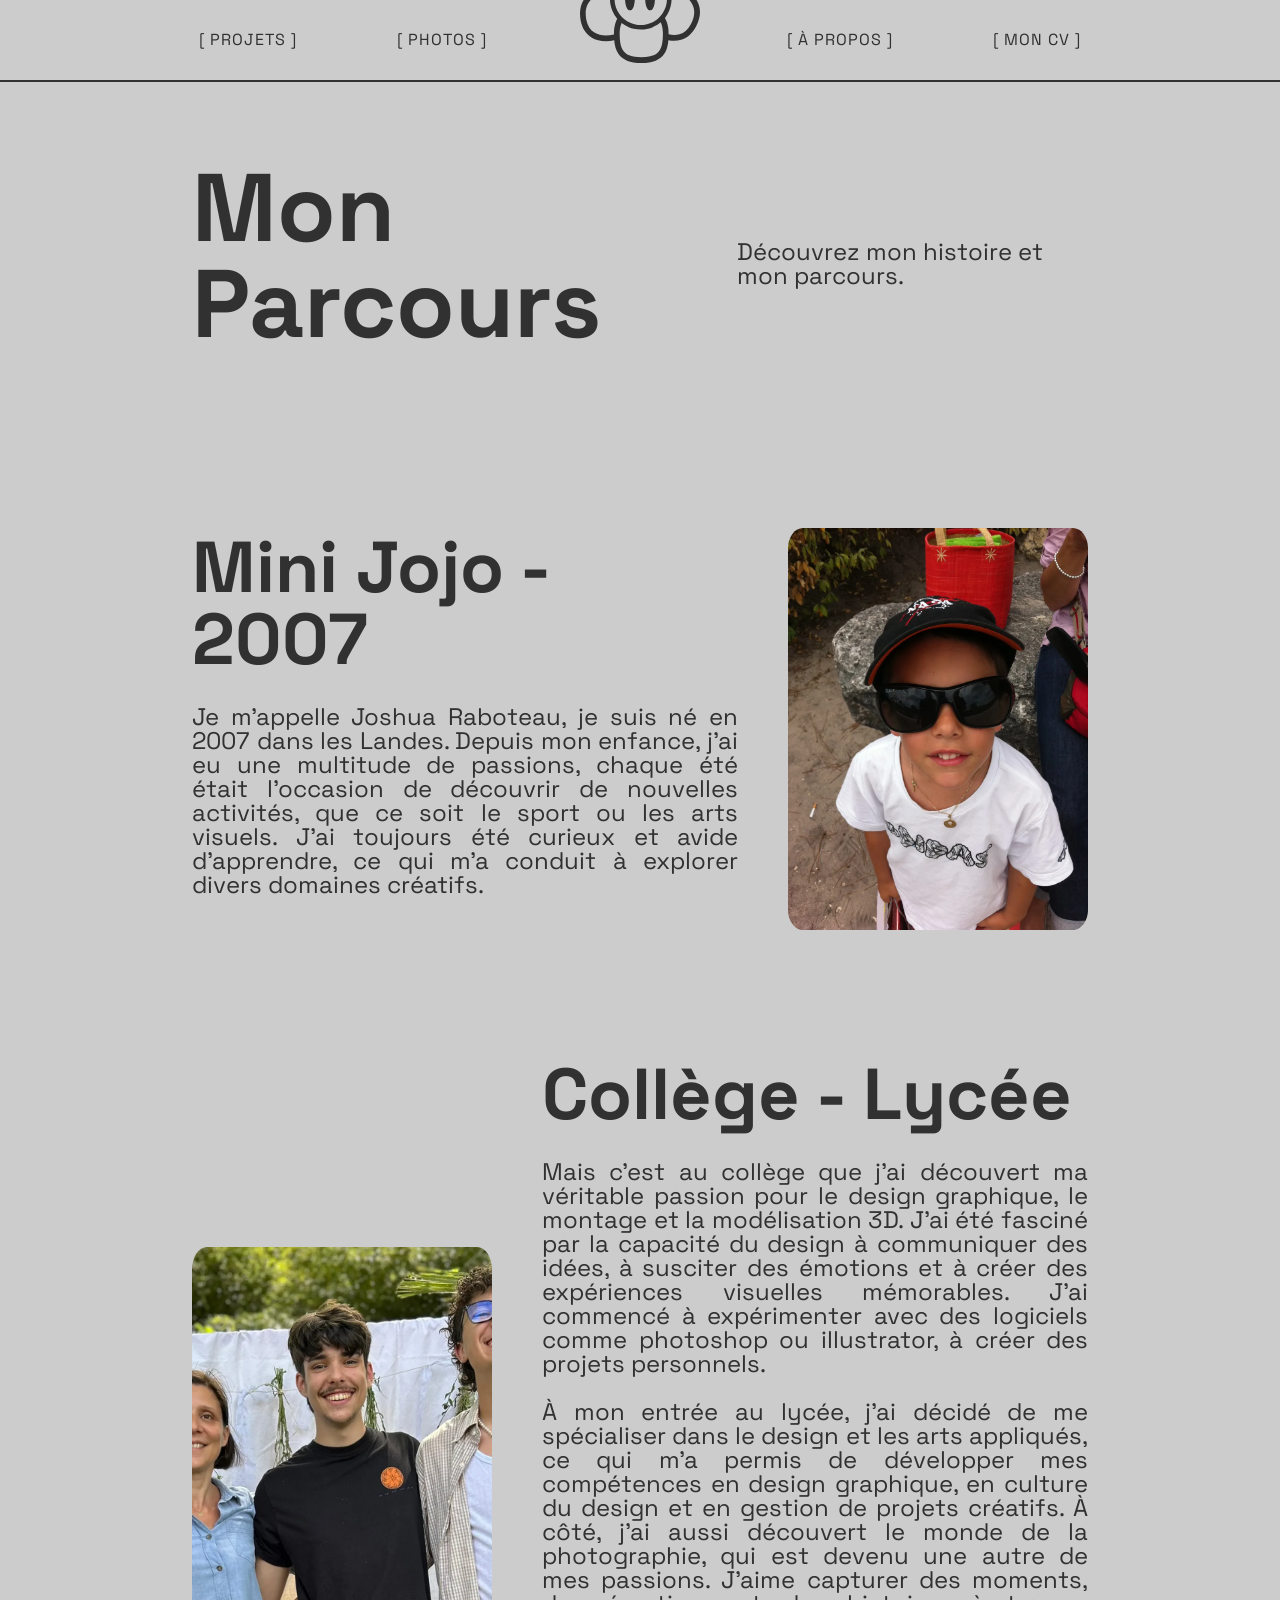
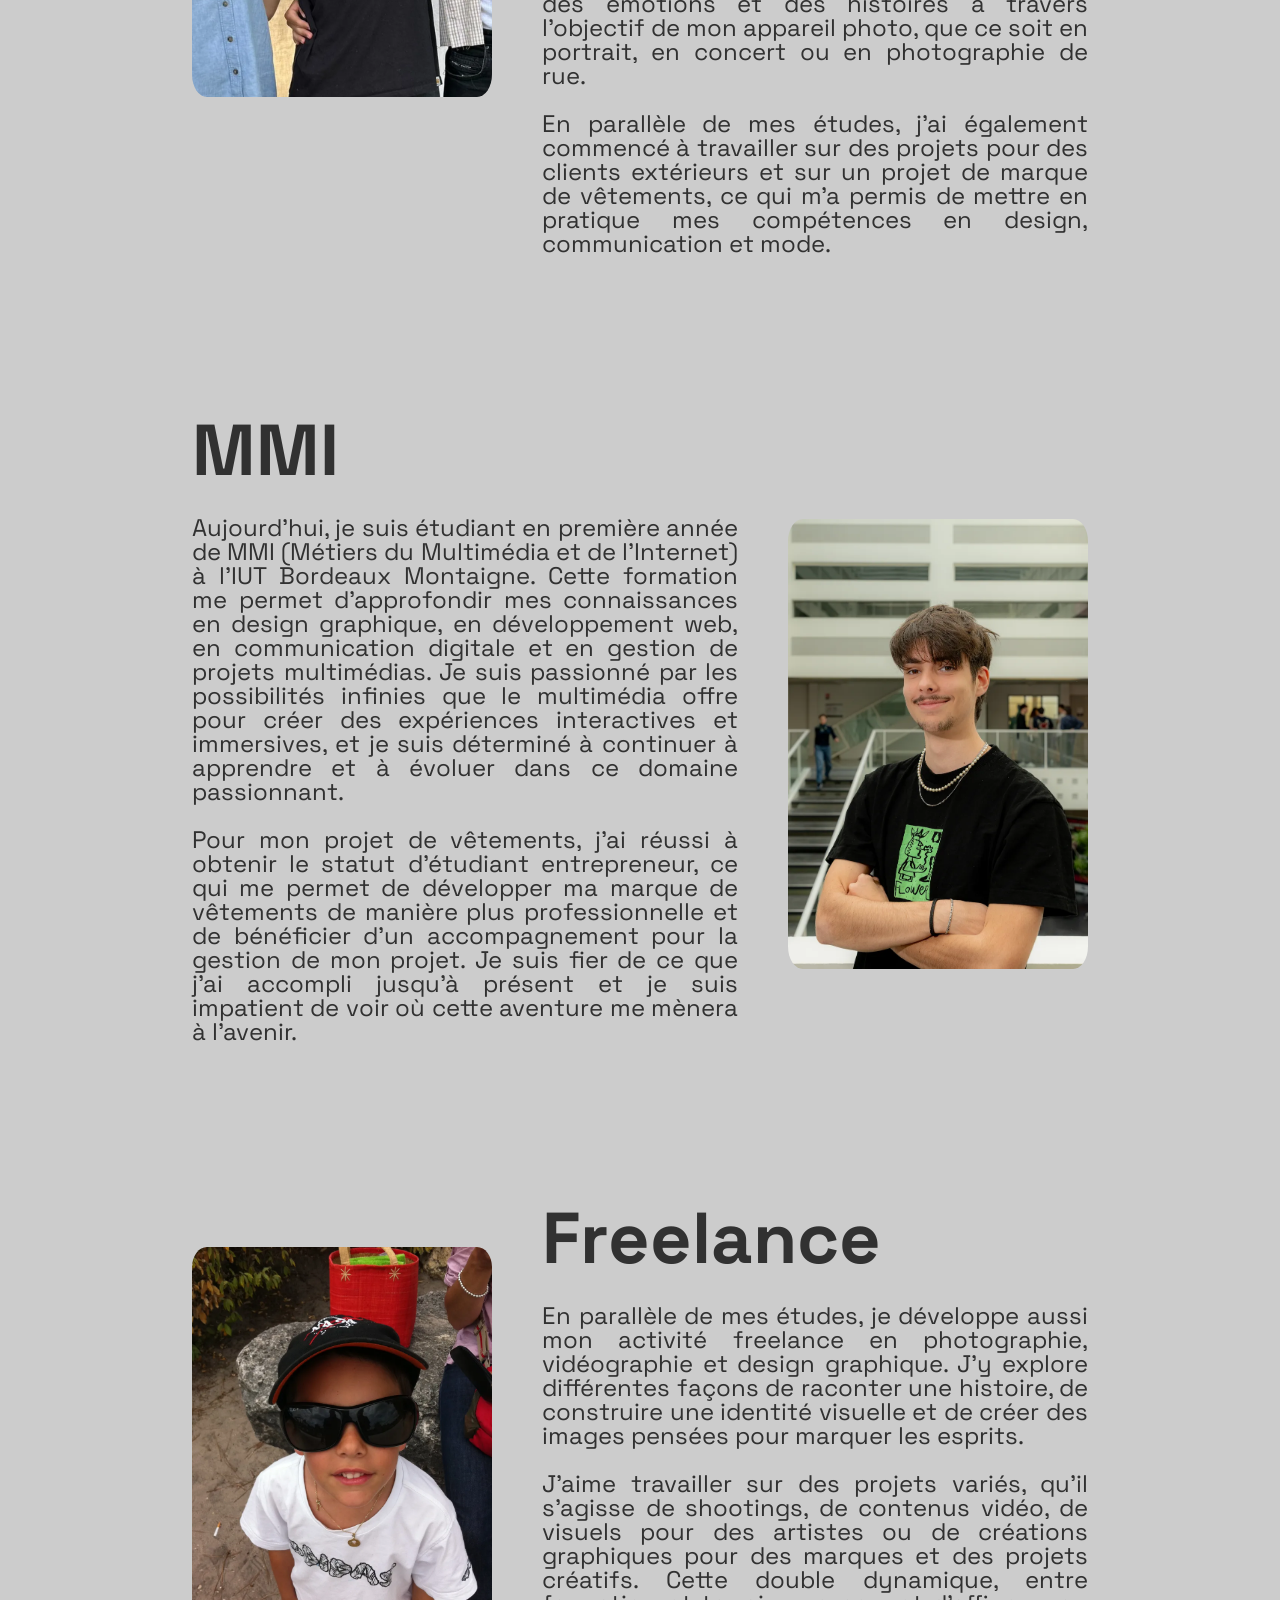
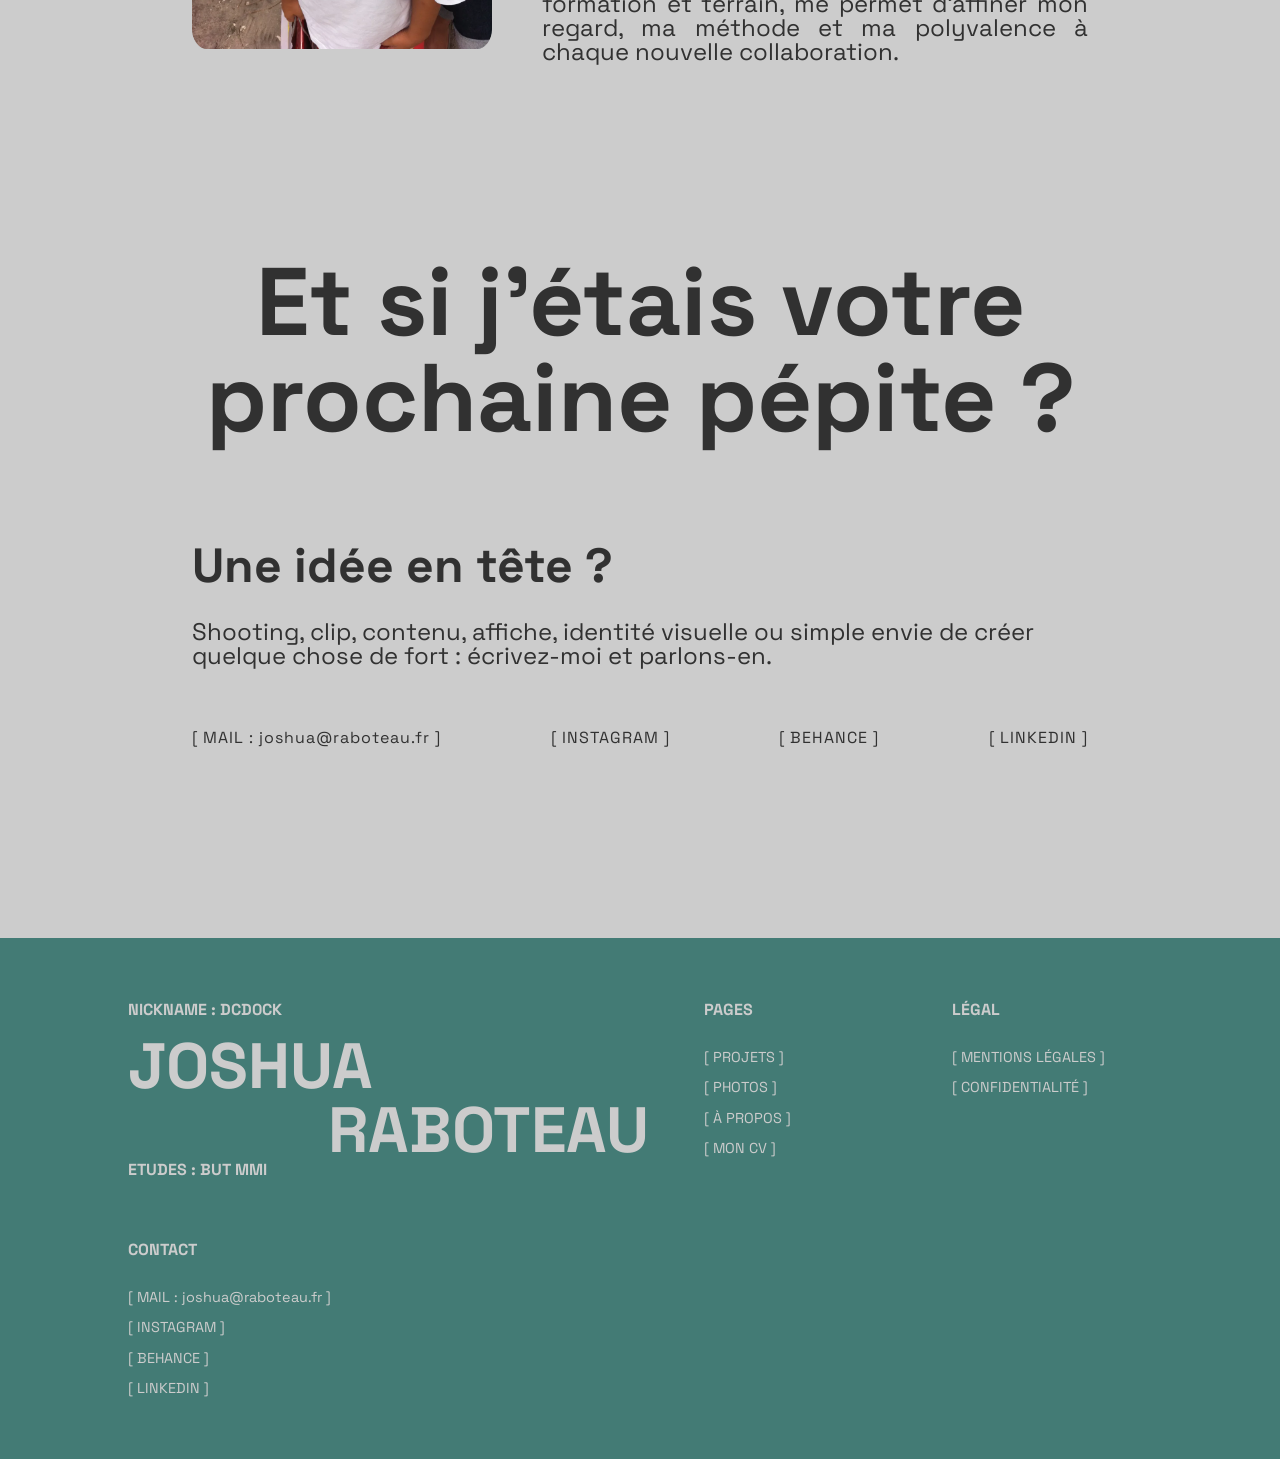
<file: pages/apropos.html>
<!DOCTYPE html>
<html lang="fr">

<head>
    <meta charset="UTF-8">
    <meta name="viewport" content="width=device-width, initial-scale=1.0">
    <title>JOSHFOLIO - À PROPOS</title>
    <link rel="icon" type="image/x-icon" href="../assets/favicon.ico">

    <!-- fichier styles -->
    <link rel="stylesheet" href="../styles/reset.css">
    <link rel="stylesheet" href="../styles/variables.css">
    <link rel="stylesheet" href="../styles/system.css">
    <link rel="stylesheet" href="../styles/nav.css">
    <link rel="stylesheet" href="../styles/apropos.css">
    <link rel="stylesheet" href="../styles/contact.css">
    <link rel="stylesheet" href="../styles/footer.css">
    <link rel="stylesheet" href="../styles/mouse.css">

    <!-- fichier scripts -->
    <script src="../scripts/nav.js" defer></script>
    <script src="../scripts/mouse.js" defer></script>

</head>

<body>
    <nav>
        <div class="logo-wrapper">
            <a href="../index.html">
                <div class="logo-nav" id="flower-container">
                    <img src="../assets/logo-base.svg" id="flower-base" alt="Fleur">
                    <img src="../assets/logo-yeux.svg" id="flower-eyes" alt="Yeux de la fleur">
                </div>
            </a>
        </div>

        <ul class="nav-links">
            <li><a href="../pages/projets.html">[ PROJETS ]</a></li>
            <li><a href="../pages/photographie.html">[ PHOTOS ]</a></li>

            <li class="spacer"></li>
            <li><a href="../pages/apropos.html">[ À PROPOS ]</a></li>
            <li><a href="../pages/cv-page.html">[ MON CV ]</a></li>
        </ul>

        <div class="burger">
            <div class="line1"></div>
            <div class="line2"></div>
            <div class="line3"></div>
        </div>
    </nav>

    <main>
        <div class="container">
            <div class="parcours-section">
                <div>
                    <h1 class="h1">Mon Parcours</h1> <br>
                </div>
                <div>
                    <span class="h3">Découvrez mon histoire et mon parcours.</span>
                </div>
            </div>
        </div>
        <div class="container">
            <!-- jeune enfance -->
            <div class="propos-section">
                <div>
                    <span class="h2">Mini Jojo - 2007</span>
                    <p class="h3 bloc-text">Je m'appelle Joshua Raboteau, je suis né en 2007 dans les Landes. Depuis mon
                        enfance,
                        j'ai
                        eu une multitude de passions, chaque été était l'occasion de découvrir de nouvelles activités,
                        que
                        ce soit le sport ou les arts visuels. J'ai toujours été curieux et avide d'apprendre, ce qui m'a
                        conduit à explorer divers domaines créatifs.
                    </p>
                </div>
                <img src="../assets/mini-jojo.webp" alt="photo de moi enfant" class="minijojo-image">
            </div>

            <!-- collège -->
            <div class="propos-section">
                <img src="../assets/lycée.webp" alt="photo du lycée" class="college-image">
                <div>
                    <span class="h2">Collège - Lycée</span>
                    <p class="h3 bloc-text">Mais c'est au collège que j'ai découvert ma véritable passion pour le design
                        graphique, le montage et la modélisation 3D. J'ai été fasciné par la
                        capacité du design à communiquer des idées, à susciter des émotions et à créer des expériences
                        visuelles
                        mémorables. J'ai commencé à expérimenter avec des logiciels comme photoshop ou illustrator, à
                        créer des projets
                        personnels. <br> <br>
                        À mon entrée au lycée, j'ai décidé de me spécialiser dans le design et les arts appliqués, ce
                        qui m'a permis de
                        développer mes compétences en design graphique, en culture du design et en gestion de projets
                        créatifs. À côté,
                        j'ai aussi découvert le monde de la photographie, qui est devenu une autre de mes passions.
                        J'aime capturer des moments, des émotions et des histoires à travers l'objectif de mon appareil
                        photo, que ce soit en portrait, en concert ou en photographie de rue.<br> <br>
                        En parallèle de mes études, j'ai également commencé à travailler sur des projets pour des
                        clients extérieurs et sur un projet de marque de vêtements, ce qui m'a permis de mettre en
                        pratique mes compétences en design, communication et mode.
                    </p>
                </div>
            </div>

            <!-- mmi -->
            <div class="propos-section">
                <div>
                    <span class="h2">MMI</span>
                    <p class="h3 bloc-text">Aujourd'hui, je suis étudiant en première année de MMI (Métiers du
                        Multimédia et de l'Internet) à l'IUT Bordeaux Montaigne. Cette formation me permet d'approfondir
                        mes connaissances en design graphique, en développement web, en communication digitale et en
                        gestion de projets multimédias. Je suis passionné par les possibilités infinies que le
                        multimédia offre pour créer des expériences interactives et immersives, et je suis déterminé à
                        continuer à apprendre et à évoluer dans ce domaine passionnant. <br> <br>
                        Pour mon projet de vêtements, j'ai réussi à obtenir le statut d'étudiant entrepreneur, ce qui me
                        permet de développer ma marque de vêtements de manière plus professionnelle et de bénéficier
                        d'un accompagnement pour la gestion de mon projet. Je suis fier de ce que j'ai accompli jusqu'à
                        présent et je suis impatient de voir où cette aventure me mènera à l'avenir.
                    </p>
                </div>
                <img src="../assets/mmi.webp" alt="photo de moi enfant" class="minijojo-image">
            </div>

            <!-- freelance -->
            <div class="propos-section">
                <img src="../assets/mini-jojo.webp" alt="photo de moi" class="minijojo-image">
                <div>
                    <span class="h2">Freelance</span>
                    <p class="h3 bloc-text">En parallèle de mes études, je développe aussi mon activité freelance en
                        photographie, vidéographie et design graphique. J'y explore différentes façons de raconter une
                        histoire, de construire une identité visuelle et de créer des images pensées pour marquer les
                        esprits. <br> <br>
                        J'aime travailler sur des projets variés, qu'il s'agisse de shootings, de contenus vidéo, de
                        visuels pour des artistes ou de créations graphiques pour des marques et des projets créatifs.
                        Cette double dynamique, entre formation et terrain, me permet d'affiner mon regard, ma méthode
                        et ma polyvalence à chaque nouvelle collaboration.</p>
                </div>
            </div>


        </div>

        <!-- contact -->
        <div>
            <div class="contact-section">
                <div class="end-propos">
                    <h1 class="h1">Et si j'étais votre prochaine pépite ?</h1> <br>
                </div>
                <h2 class="h2 contact">Une idée en tête ?</h2>
                <p class="h3">Shooting, clip, contenu, affiche, identité visuelle ou simple envie de créer quelque chose de fort : écrivez-moi et parlons-en.</p>
                <div class="logo-contact">
                    <a href="mailto:joshua@raboteau.fr" class="contact-link" target="_blank">[ MAIL : joshua@raboteau.fr ]</a>
                    <a href="https://www.instagram.com/dcd0ck/" class="contact-link" target="_blank">[ INSTAGRAM ]</a>
                    <a href="https://www.behance.net/dcdock" class="contact-link" target="_blank">[ BEHANCE ]</a>
                    <a href="https://www.linkedin.com/in/jraboteau/" class="contact-link" target="_blank">[ LINKEDIN ]</a>
                </div>

            </div>
        </div>
    </main>

    <footer>
        <!-- footer -->
        <div class="container">
            <div class="footer-section">
                <div class="infoName-footer">
                    <div class="h3-footer" id="nickname">Nickname : DCd0ck</div>
                    <span class="h1-footer" id="firstName">JOSHUA</span> <br>
                    <span class="h1-footer" id="lastName">RABOTEAU</span>
                    <div class="h3-footer" id="etude">Etudes : BUT MMI</div>
                </div>
                <div class="pages-footer">
                    <div class="h3-footer bold">PAGES</div>
                    <a href="../pages/projets.html" class="footer-link">[ PROJETS ]</a>
                    <a href="../pages/photographie.html" class="footer-link">[ PHOTOS ]</a>
                    <a href="../pages/apropos.html" class="footer-link">[ À PROPOS ]</a>
                    <a href="../pages/cv-page.html" class="footer-link">[ MON CV ]</a>
                </div>
                <div class="legal-footer">
                    <div class="h3-footer bold">LÉGAL</div>
                    <a href="mentions-legales.html" class="footer-link">[ MENTIONS LÉGALES ]</a>
                    <a href="politique-confidentialite.html" class="footer-link">[ CONFIDENTIALITÉ ]</a>
                </div>
                <div class="contact-footer">
                    <div class="h3-footer bold">CONTACT</div>
                    <a href="mailto:joshua@raboteau.fr" class="contact-link" target="_blank">[ MAIL : joshua@raboteau.fr ]</a>
                    <a href="https://www.instagram.com/dcd0ck/" class="contact-link" target="_blank">[ INSTAGRAM ]</a>
                    <a href="https://www.behance.net/dcdock" class="contact-link" target="_blank">[ BEHANCE ]</a>
                    <a href="https://www.linkedin.com/in/jraboteau/" class="contact-link" target="_blank">[ LINKEDIN ]</a>
                </div>
            </div>
        </div>
    </footer>

</body>

</html>
</file>
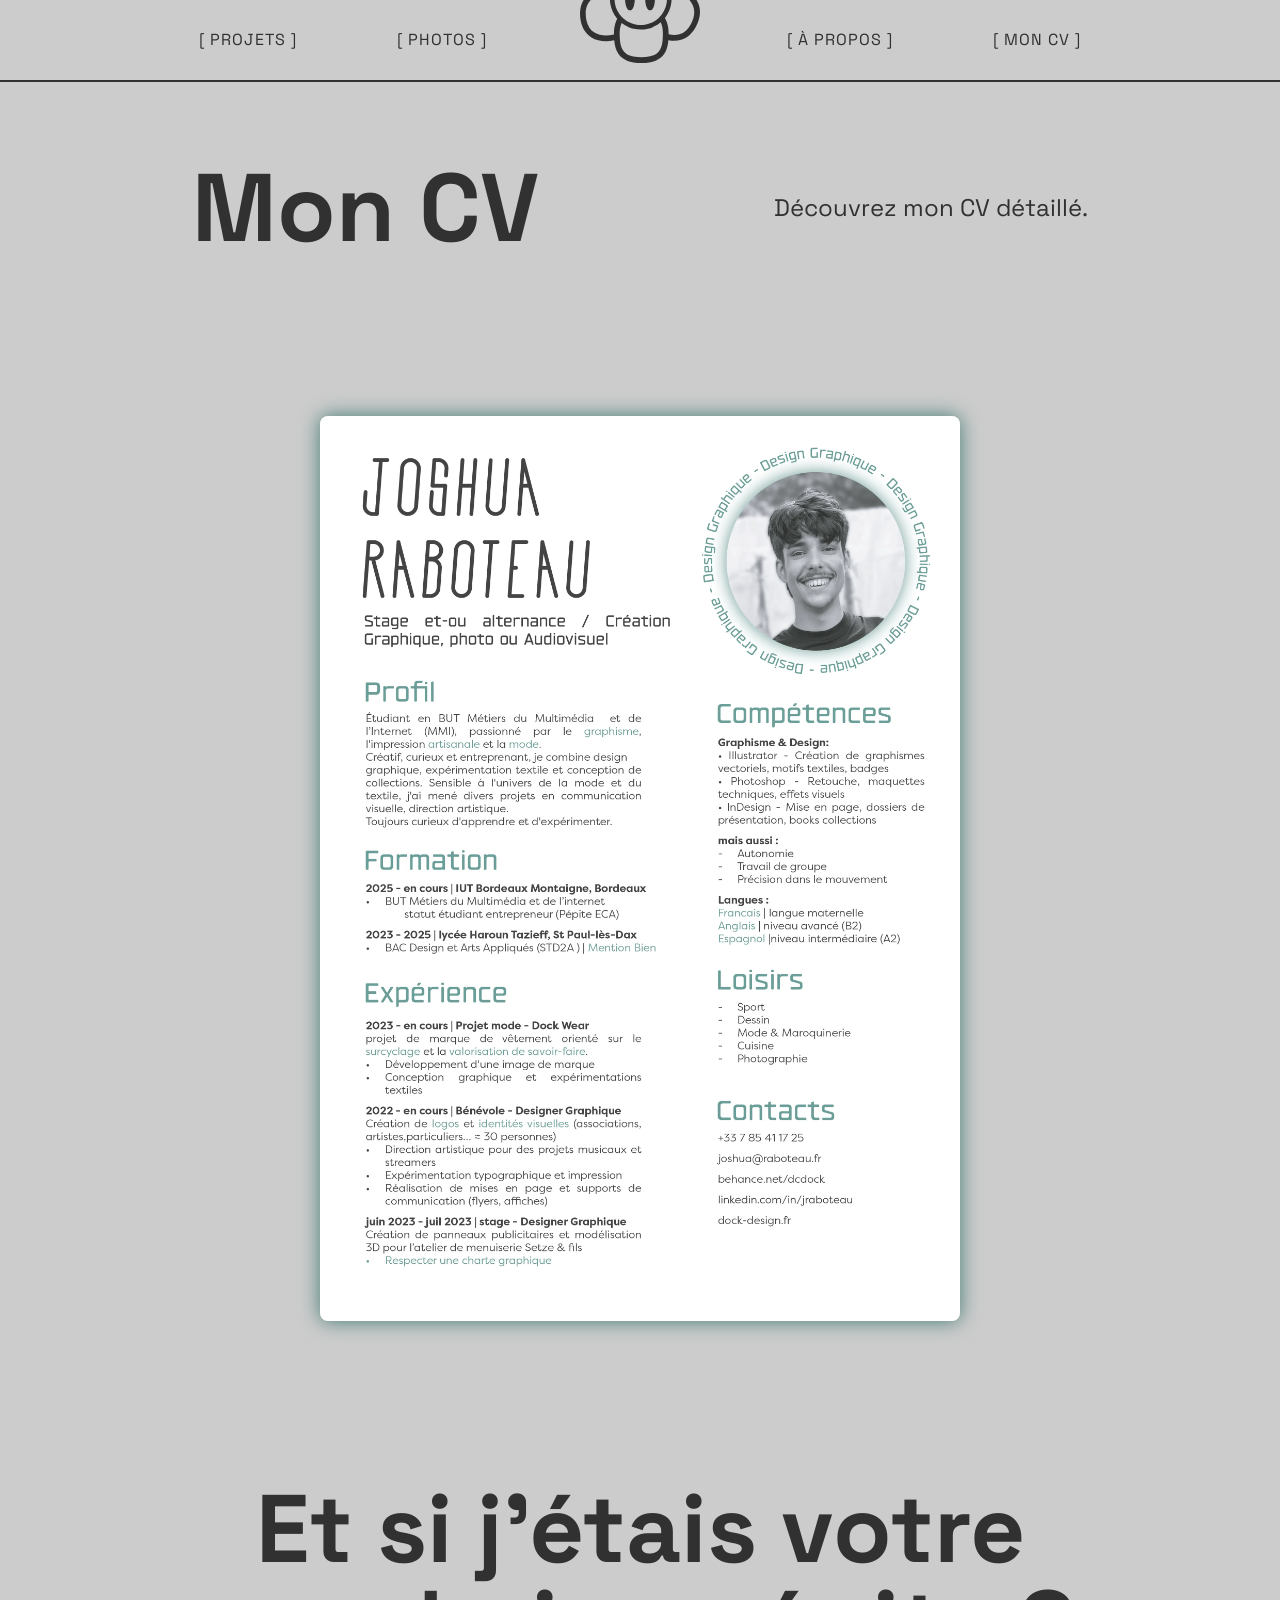
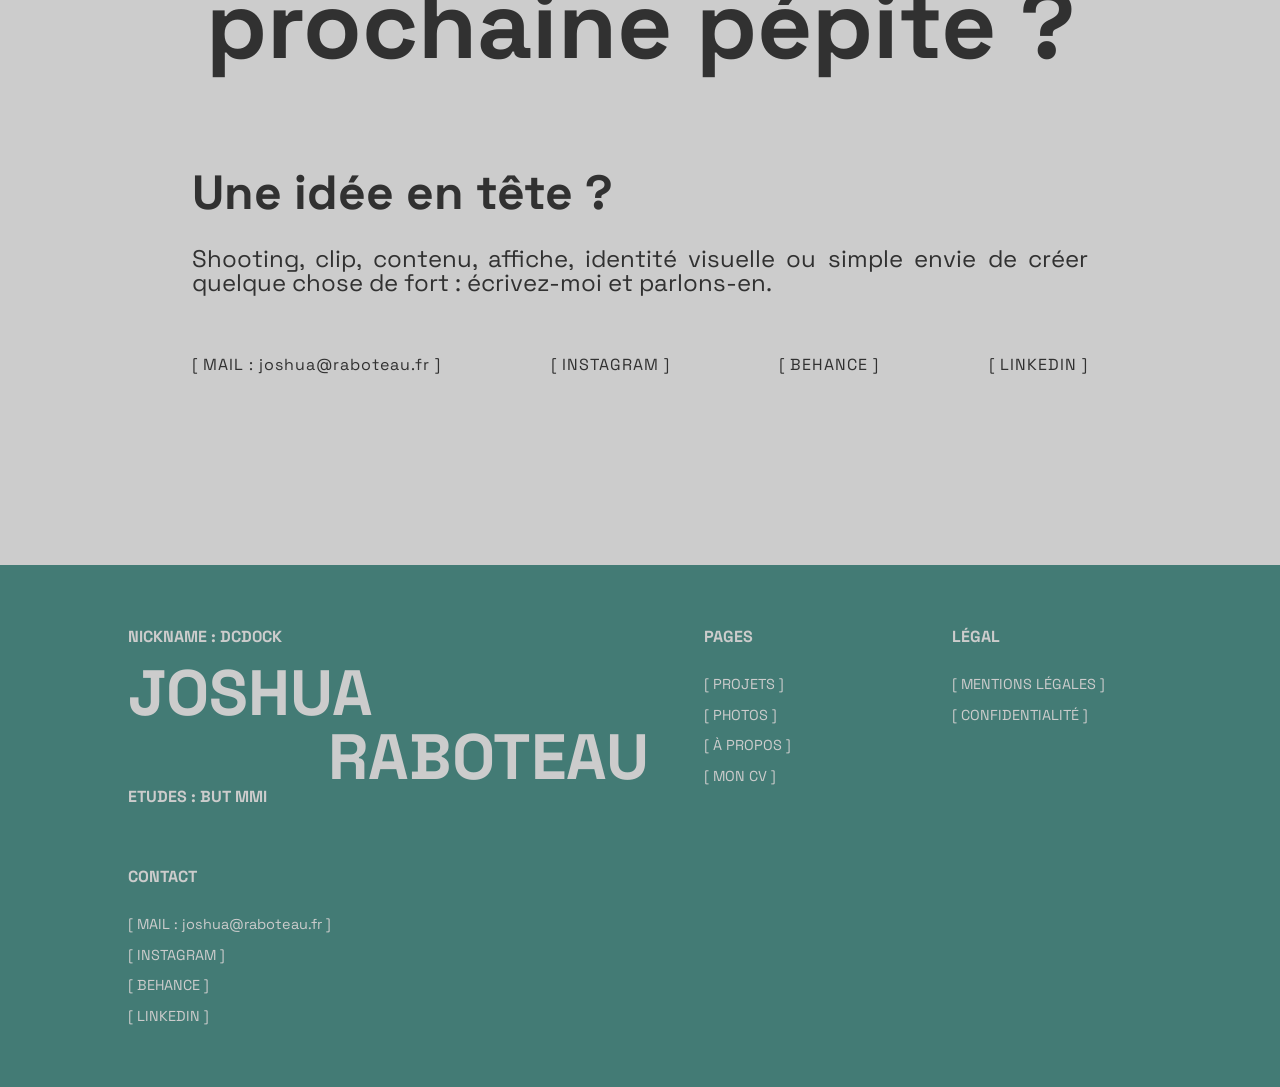
<file: pages/cv-page.html>
<!DOCTYPE html>
<html lang="fr">

<head>
    <meta charset="UTF-8">
    <meta name="viewport" content="width=device-width, initial-scale=1.0">
    <title>JOSHFOLIO - MON CV</title>
    <link rel="icon" type="image/x-icon" href="../assets/favicon.ico">

    <!-- fichier styles -->
    <link rel="stylesheet" href="../styles/reset.css">
    <link rel="stylesheet" href="../styles/variables.css">
    <link rel="stylesheet" href="../styles/system.css">
    <link rel="stylesheet" href="../styles/nav.css">
    <link rel="stylesheet" href="../styles/cv.css">
    <link rel="stylesheet" href="../styles/contact.css">
    <link rel="stylesheet" href="../styles/footer.css">
    <link rel="stylesheet" href="../styles/mouse.css">

    <!-- fichier scripts -->
    <script src="../scripts/nav.js" defer></script>
    <script src="../scripts/mouse.js" defer></script>

</head>

<body>
    <nav>
        <div class="logo-wrapper">
            <a href="../index.html">
                <div class="logo-nav" id="flower-container">
                    <img src="../assets/logo-base.svg" id="flower-base" alt="Fleur">
                    <img src="../assets/logo-yeux.svg" id="flower-eyes" alt="Yeux de la fleur">
                </div>
            </a>
        </div>

        <ul class="nav-links">
            <li><a href="../pages/projets.html">[ PROJETS ]</a></li>
            <li><a href="../pages/photographie.html">[ PHOTOS ]</a></li>

            <li class="spacer"></li>
            <li><a href="../pages/apropos.html">[ À PROPOS ]</a></li>
            <li><a href="../pages/cv-page.html">[ MON CV ]</a></li>
        </ul>

        <div class="burger">
            <div class="line1"></div>
            <div class="line2"></div>
            <div class="line3"></div>
        </div>
    </nav>

    <main>
        <div class="container">
            <div class="cv-section">
                <div>
                    <h1 class="h1">Mon CV</h1>
                </div>
                <div>
                    <p class="h3">Découvrez mon CV détaillé.</p>
                </div>
            </div>
        </div>
        <div class="container">
            <div class="img-cv">
                <img src="../assets/cv.webp" alt="CV de Joshua Raboteau" class="cv-image">
            </div>
        </div>

        <!-- contact -->
        <div>
            <div class="contact-section">
                <div class="end-propos">
                    <h1 class="h1">Et si j'étais votre prochaine pépite ?</h1> <br>
                </div>
                <h2 class="h2 contact">Une idée en tête ?</h2>
                <p class="h3">Shooting, clip, contenu, affiche, identité visuelle ou simple envie de créer quelque chose de fort : écrivez-moi et parlons-en.</p>
                <div class="logo-contact">
                    <a href="mailto:joshua@raboteau.fr" class="contact-link" target="_blank">[ MAIL : joshua@raboteau.fr ]</a>
                    <a href="https://www.instagram.com/dcd0ck/" class="contact-link" target="_blank">[ INSTAGRAM ]</a>
                    <a href="https://www.behance.net/dcdock" class="contact-link" target="_blank">[ BEHANCE ]</a>
                    <a href="https://www.linkedin.com/in/jraboteau/" class="contact-link" target="_blank">[ LINKEDIN ]</a>
                </div>

            </div>
        </div>
    </main>

    <footer>
        <!-- footer -->
        <div class="container">
            <div class="footer-section">
                <div class="infoName-footer">
                    <div class="h3-footer" id="nickname">Nickname : DCd0ck</div>
                    <span class="h1-footer" id="firstName">JOSHUA</span> <br>
                    <span class="h1-footer" id="lastName">RABOTEAU</span>
                    <div class="h3-footer" id="etude">Etudes : BUT MMI</div>
                </div>
                <div class="pages-footer">
                    <div class="h3-footer bold">PAGES</div>
                    <a href="../pages/projets.html" class="footer-link">[ PROJETS ]</a>
                    <a href="../pages/photographie.html" class="footer-link">[ PHOTOS ]</a>
                    <a href="../pages/apropos.html" class="footer-link">[ À PROPOS ]</a>
                    <a href="../pages/cv-page.html" class="footer-link">[ MON CV ]</a>
                </div>
                <div class="legal-footer">
                    <div class="h3-footer bold">LÉGAL</div>
                    <a href="mentions-legales.html" class="footer-link">[ MENTIONS LÉGALES ]</a>
                    <a href="politique-confidentialite.html" class="footer-link">[ CONFIDENTIALITÉ ]</a>
                </div>
                <div class="contact-footer">
                    <div class="h3-footer bold">CONTACT</div>
                    <a href="mailto:joshua@raboteau.fr" class="contact-link" target="_blank">[ MAIL : joshua@raboteau.fr ]</a>
                    <a href="https://www.instagram.com/dcd0ck/" class="contact-link" target="_blank">[ INSTAGRAM ]</a>
                    <a href="https://www.behance.net/dcdock" class="contact-link" target="_blank">[ BEHANCE ]</a>
                    <a href="https://www.linkedin.com/in/jraboteau/" class="contact-link" target="_blank">[ LINKEDIN ]</a>
                </div>
            </div>
        </div>
    </footer>

</body>

</html>
</file>
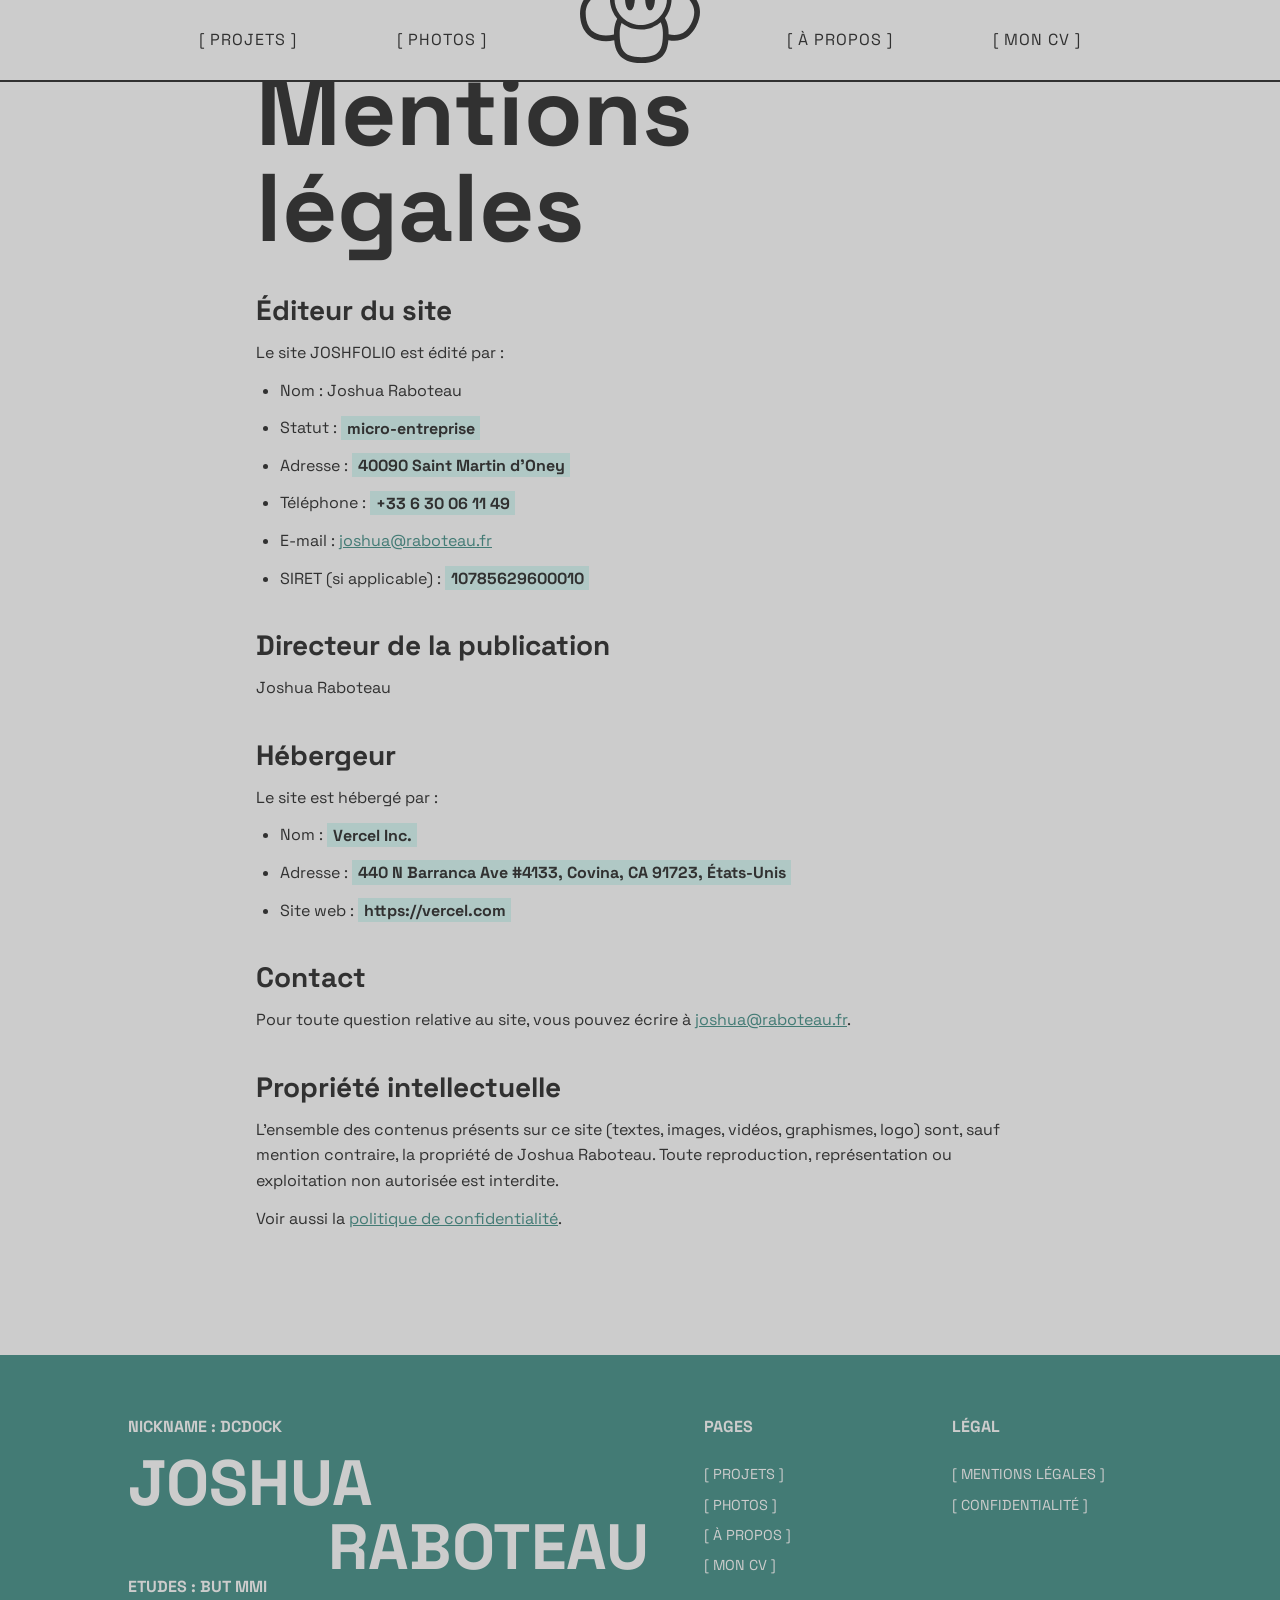
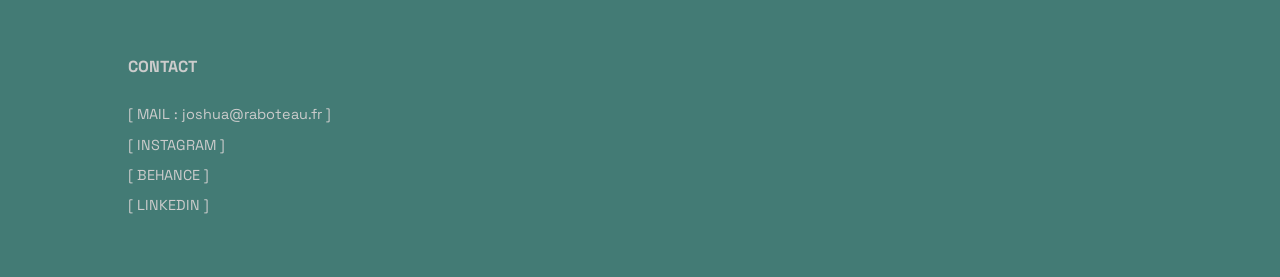
<file: pages/mentions-legales.html>
<!DOCTYPE html>
<html lang="fr">

<head>
    <meta charset="UTF-8">
    <meta name="viewport" content="width=device-width, initial-scale=1.0">
    <title>JOSHFOLIO - MENTIONS LÉGALES</title>
    <link rel="icon" type="image/x-icon" href="../assets/favicon.ico">

    <!-- fichier styles -->
    <link rel="stylesheet" href="../styles/reset.css">
    <link rel="stylesheet" href="../styles/variables.css">
    <link rel="stylesheet" href="../styles/system.css">
    <link rel="stylesheet" href="../styles/nav.css">
    <link rel="stylesheet" href="../styles/legal.css">
    <link rel="stylesheet" href="../styles/footer.css">
    <link rel="stylesheet" href="../styles/mouse.css">

    <!-- fichier scripts -->
    <script src="../scripts/nav.js" defer></script>
    <script src="../scripts/mouse.js" defer></script>

</head>

<body>
    <nav>
        <div class="logo-wrapper">
            <a href="../index.html">
                <div class="logo-nav" id="flower-container">
                    <img src="../assets/logo-base.svg" id="flower-base" alt="Fleur">
                    <img src="../assets/logo-yeux.svg" id="flower-eyes" alt="Yeux de la fleur">
                </div>
            </a>
        </div>

        <ul class="nav-links">
            <li><a href="../pages/projets.html">[ PROJETS ]</a></li>
            <li><a href="../pages/photographie.html">[ PHOTOS ]</a></li>

            <li class="spacer"></li>
            <li><a href="../pages/apropos.html">[ À PROPOS ]</a></li>
            <li><a href="../pages/cv-page.html">[ MON CV ]</a></li>
        </ul>

        <div class="burger">
            <div class="line1"></div>
            <div class="line2"></div>
            <div class="line3"></div>
        </div>
    </nav>

    <main>
        <div class="container">
            <section class="legal-section">
                <h1 class="h1">Mentions légales</h1>

                <h2>Éditeur du site</h2>
                <p>
                    Le site JOSHFOLIO est édité par :
                </p>
                <ul>
                    <li>Nom : Joshua Raboteau</li>
                    <li>Statut : <span class="legal-placeholder">micro-entreprise</span></li>
                    <li>Adresse : <span class="legal-placeholder">40090 Saint Martin d'Oney</span></li>
                    <li>Téléphone : <span class="legal-placeholder">+33 6 30 06 11 49</span></li>
                    <li>E-mail : <a href="mailto:joshua@raboteau.fr">joshua@raboteau.fr</a></li>
                    <li>SIRET (si applicable) : <span class="legal-placeholder">10785629600010</span></li>
                </ul>

                <h2>Directeur de la publication</h2>
                <p>Joshua Raboteau</p>

                <h2>Hébergeur</h2>
                <p>Le site est hébergé par :</p>
                <ul>
                    <li>Nom : <span class="legal-placeholder">Vercel Inc.</span></li>
                    <li>Adresse : <span class="legal-placeholder">440 N Barranca Ave #4133, Covina, CA 91723, États-Unis</span></li>
                    <li>Site web : <span class="legal-placeholder">https://vercel.com</span></li>
                </ul>

                <h2>Contact</h2>
                <p>
                    Pour toute question relative au site, vous pouvez écrire à
                    <a href="mailto:joshua@raboteau.fr">joshua@raboteau.fr</a>.
                </p>

                <h2>Propriété intellectuelle</h2>
                <p>
                    L'ensemble des contenus présents sur ce site (textes, images, vidéos, graphismes, logo)
                    sont, sauf mention contraire, la propriété de Joshua Raboteau. Toute reproduction,
                    représentation ou exploitation non autorisée est interdite.
                </p>

                <p>
                    Voir aussi la
                    <a href="politique-confidentialite.html">politique de confidentialité</a>.
                </p>
            </section>
        </div>
    </main>

    <footer>
        <div class="container">
            <div class="footer-section">
                <div class="infoName-footer">
                    <div class="h3-footer" id="nickname">Nickname : DCd0ck</div>
                    <span class="h1-footer" id="firstName">JOSHUA</span> <br>
                    <span class="h1-footer" id="lastName">RABOTEAU</span>
                    <div class="h3-footer" id="etude">Etudes : BUT MMI</div>
                </div>
                <div class="pages-footer">
                    <div class="h3-footer bold">PAGES</div>
                    <a href="projets.html" class="footer-link">[ PROJETS ]</a>
                    <a href="photographie.html" class="footer-link">[ PHOTOS ]</a>
                    <a href="apropos.html" class="footer-link">[ À PROPOS ]</a>
                    <a href="cv-page.html" class="footer-link">[ MON CV ]</a>
                </div>
                <div class="legal-footer">
                    <div class="h3-footer bold">LÉGAL</div>
                    <a href="mentions-legales.html" class="footer-link">[ MENTIONS LÉGALES ]</a>
                    <a href="politique-confidentialite.html" class="footer-link">[ CONFIDENTIALITÉ ]</a>
                </div>
                <div class="contact-footer">
                    <div class="h3-footer bold">CONTACT</div>
                    <a href="mailto:joshua@raboteau.fr" class="contact-link" target="_blank">[ MAIL : joshua@raboteau.fr ]</a>
                    <a href="https://www.instagram.com/dcd0ck/" class="contact-link" target="_blank">[ INSTAGRAM ]</a>
                    <a href="https://www.behance.net/dcdock" class="contact-link" target="_blank">[ BEHANCE ]</a>
                    <a href="https://www.linkedin.com/in/jraboteau/" class="contact-link" target="_blank">[ LINKEDIN ]</a>
                </div>
            </div>
        </div>
    </footer>

</body>

</html>
</file>
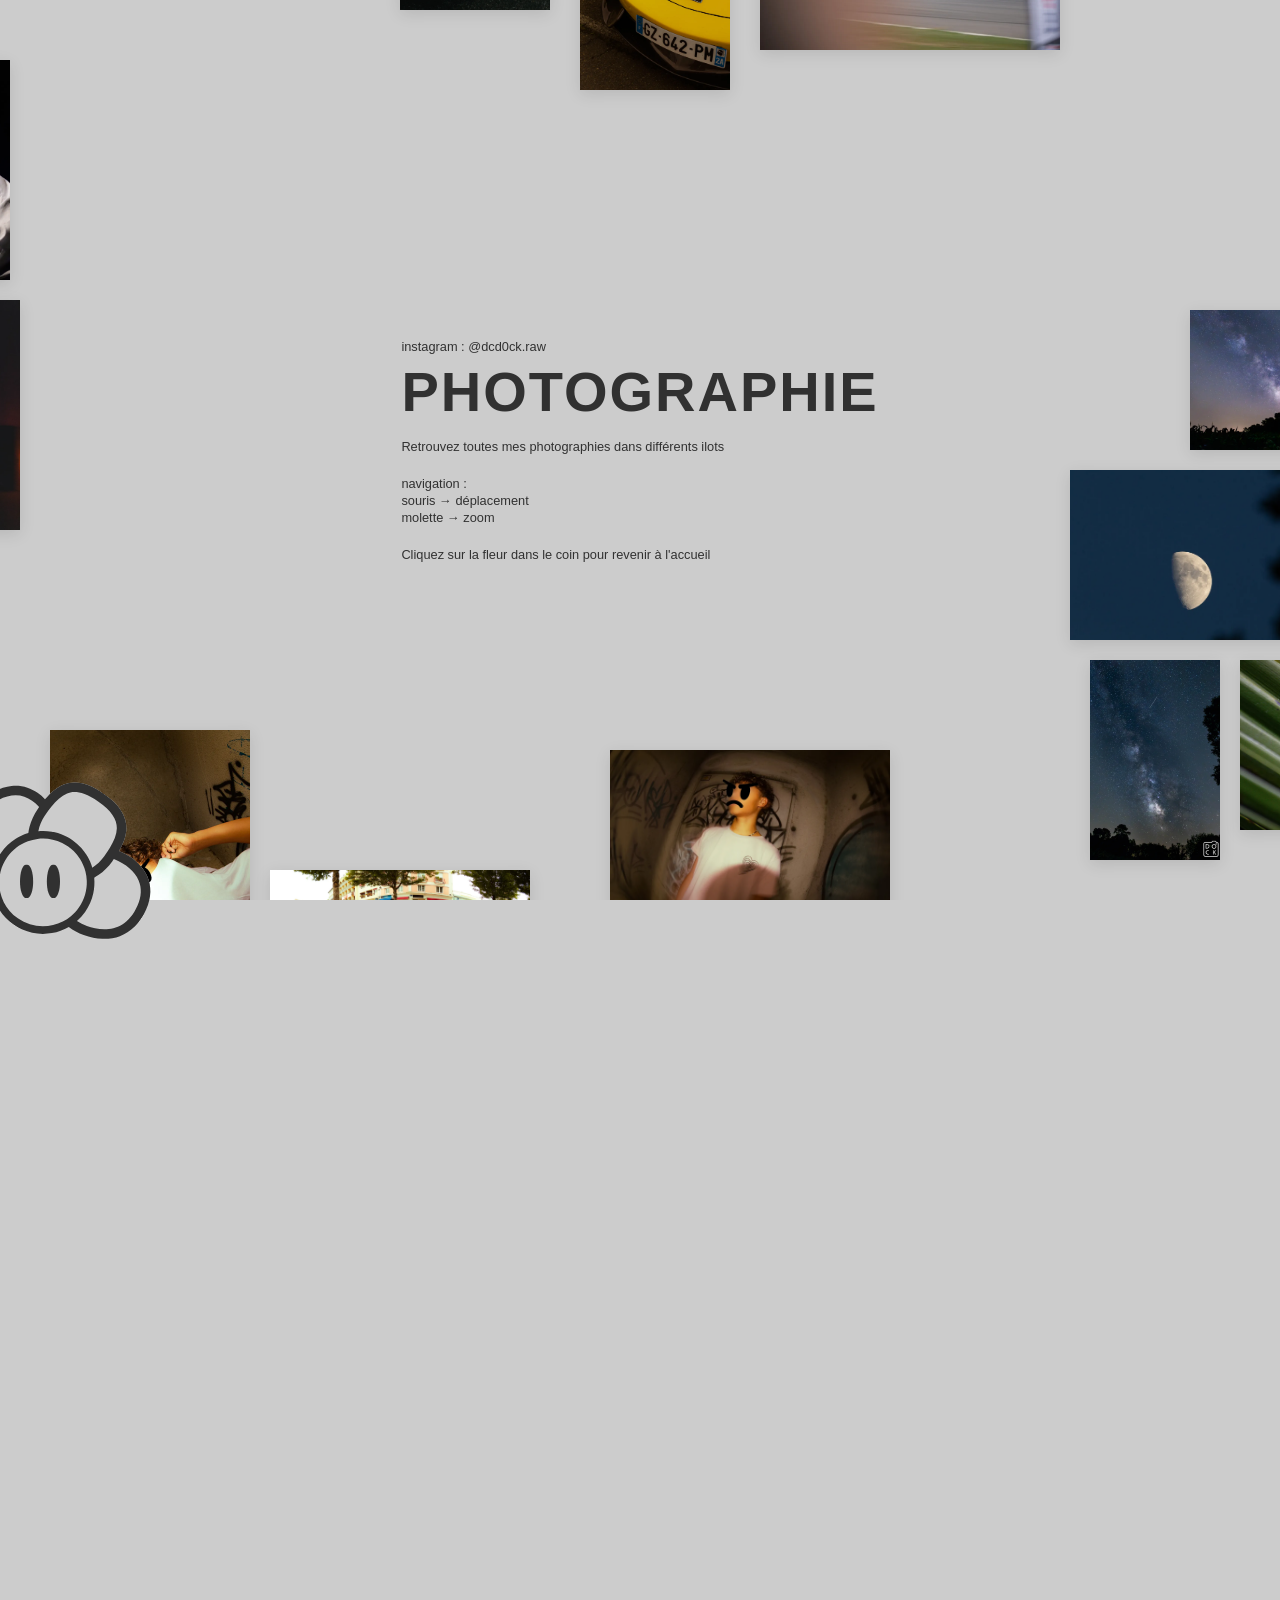
<file: pages/photographie.html>
<!DOCTYPE html>
<html lang="fr">

<head>
    <meta charset="UTF-8">
    <meta name="viewport" content="width=device-width, initial-scale=1.0">
    <title>JOSHFOLIO - PHOTOGRAPHIE</title>
    <link rel="icon" type="image/x-icon" href="../assets/favicon.ico">

    <link rel="stylesheet" href="../styles/variables.css">
    <link rel="stylesheet" href="../styles/photographie.css">
    <link rel="stylesheet" href="../styles/mouse-photo.css">

    <script src="../scripts/mouse-photo.js" defer></script>
</head>

<body>

    <!-- chargement -->
    <div id="loading-screen">
        <div class="loader-text">Chargement...</div>
    </div>
    <!-- fresque -->
    <div id="viewport">
        <div id="fresco">

            <div id="intro-text">
                <p class="small-text">instagram : @dcd0ck.raw</p>
                <h1>PHOTOGRAPHIE</h1>
                <p class="small-text">Retrouvez toutes mes photographies dans différents ilots</p>
                <br>
                <p class="small-text">navigation :</p>
                <p class="small-text">souris → déplacement</p>
                <p class="small-text">molette → zoom</p>
                <br>
                <p class="small-text">Cliquez sur la fleur dans le coin pour revenir à l'accueil</p>
            </div>

            <!-- MCGA -->
            <div class="island" style="top: 2200px; left: 1500px;">
                <div class="fresco-item photo-box"
                    style="top: 0px; left: 50px; width: 140px; height: 200px; background-image: url('../assets/photos/mcga/mcga2-1.webp');">
                </div>
                <div class="fresco-item photo-box"
                    style="top: 150px; left: 220px; width: 160px; height: 230px; background-image: url('../assets/photos/mcga/mcga2-2.webp');">
                </div>
                <div class="fresco-item photo-box"
                    style="top: 320px; left: -50px; width: 170px; height: 240px; background-image: url('../assets/photos/mcga/mcga2-3.webp');">
                </div>
                <div class="fresco-item photo-box"
                    style="top: 400px; left: 140px; width: 150px; height: 200px; background-image: url('../assets/photos/mcga/mcga2-4.webp');">
                </div>
                <div class="fresco-item photo-box"
                    style="top: 100px; left: -130px; width: 150px; height: 200px; background-image: url('../assets/photos/mcga/mcga2-5.webp');">
                </div>
                <div class="fresco-item photo-box"
                    style="top: 290px; left: -500px; width: 150px; height: 220px; background-image: url('../assets/photos/mcga/mcga2-6.webp');">
                </div>
                <div class="fresco-item photo-box"
                    style="top: -90px; left: 220px; width: 150px; height: 220px; background-image: url('../assets/photos/mcga/mcga3-9.webp');">
                </div>
                <div class="fresco-item photo-box"
                    style="top: -60px; left: -170px; width: 200px; height: 140px; background-image: url('../assets/photos/mcga/mcga2-8.webp');">
                </div>
                <div class="fresco-item photo-box"
                    style="top: 100px; left: -410px; width: 260px; height: 170px; background-image: url('../assets/photos/mcga/mcga3-2.webp');">
                </div>
                <div class="fresco-item photo-box"
                    style="top: 320px; left: -330px; width: 260px; height: 170px; background-image: url('../assets/photos/mcga/mcga3-8.webp');">
                </div>
                <div class="fresco-item photo-box"
                    style="top: -120px; left: -660px; width: 300px; height: 200px; background-image: url('../assets/photos/mcga/mcga3-10.webp');">
                </div>
                <div class="fresco-item photo-box"
                    style="top: -140px; left: -340px; width: 150px; height: 220px; background-image: url('../assets/photos/mcga/mcga3-6.webp');">
                </div>

                <div class="fresco-item grey-box" style="top: 220px; left: 40px; width: 160px; height: 80px;">
                    EVENT : MVKE THE CULTURE GREAT AGAIN
                </div>
            </div>

            <!-- NATURE -->
            <div class="island" style="top: 2400px; left: 3200px;"> 
                <div class="fresco-item photo-box"
                    style="top: 0px; left: 70px; width: 280px; height: 180px; background-image: url('../assets/photos/nature/nature-01.webp');">
                </div>
                <div class="fresco-item photo-box"
                    style="top: 100px; left: 370px; width: 280px; height: 180px; background-image: url('../assets/photos/nature/nature-03.webp');">
                </div>
                <div class="fresco-item photo-box"
                    style="top: 310px; left: -100px; width: 260px; height: 170px; background-image: url('../assets/photos/nature/nature-02.webp');">
                </div>
                <div class="fresco-item photo-box"
                    style="top: 200px; left: 190px; width: 160px; height: 240px; background-image: url('../assets/photos/nature/nature-04.webp');">
                </div>
                <div class="fresco-item photo-box"
                    style="top: 120px; left: -270px; width: 260px; height: 170px; background-image: url('../assets/photos/nature/nature-05.webp');">
                </div>
                <div class="fresco-item photo-box"
                    style="top: 300px; left: 370px; width: 160px; height: 240px; background-image: url('../assets/photos/nature/nature-06.webp');">
                </div>
                <div class="fresco-item photo-box"
                    style="top: -50px; left: 370px; width: 200px; height: 140px; background-image: url('../assets/photos/nature/nature-07.webp');">
                </div>
                <div class="fresco-item photo-box"
                    style="top: 300px; left: 550px; width: 160px; height: 240px; background-image: url('../assets/photos/nature/nature-08.webp');">
                </div>
                <div class="fresco-item photo-box"
                    style="top: -40px; left: -150px; width: 200px; height: 140px; background-image: url('../assets/photos/nature/nature-09.webp');">
                </div>
                <div class="fresco-item photo-box"
                    style="top: 310px; left: -250px; width: 130px; height: 200px; background-image: url('../assets/photos/nature/nature-10.webp');">
                </div>

                <div class="fresco-item grey-box" style="top: 200px; left: 10px; width: 160px; height: 90px;">
                    NATURE
                </div>
            </div>




            <!-- Cars -->
            <div class="island" style="top: 1500px; left: 2300px;">
                <div class="fresco-item photo-box"
                    style="top: 0px; left: 50px; width: 140px; height: 200px; background-image: url('../assets/photos/cars/car-14.webp');">
                </div>
                <div class="fresco-item photo-box"
                    style="top: 150px; left: 220px; width: 160px; height: 230px; background-image: url('../assets/photos/cars/car-16.webp');">
                </div>
                <div class="fresco-item photo-box"
                    style="top: -80px; left: 400px; width: 140px; height: 450px; background-image: url('../assets/photos/cars/car-17.webp');">
                </div>
                <div class="fresco-item photo-box"
                    style="top: 420px; left: 140px; width: 150px; height: 220px; background-image: url('../assets/photos/cars/car-18.webp');">
                </div>
                <div class="fresco-item photo-box"
                    style="top: 100px; left: -130px; width: 150px; height: 200px; background-image: url('../assets/photos/cars/car-05.webp');">
                </div>
                <div class="fresco-item photo-box"
                    style="top: 340px; left: -40px; width: 150px; height: 220px; background-image: url('../assets/photos/cars/car-06.webp');">
                </div>
                <div class="fresco-item photo-box"
                    style="top: -90px; left: 220px; width: 150px; height: 220px; background-image: url('../assets/photos/cars/car-10.webp');">
                </div>
                <div class="fresco-item photo-box"
                    style="top: -60px; left: -170px; width: 200px; height: 140px; background-image: url('../assets/photos/cars/car-01.webp');">
                </div>
                <div class="fresco-item photo-box"
                    style="top: 100px; left: -410px; width: 260px; height: 170px; background-image: url('../assets/photos/cars/car-12.webp');">
                </div>
                <div class="fresco-item photo-box"
                    style="top: 320px; left: -330px; width: 260px; height: 170px; background-image: url('../assets/photos/cars/car-08.webp');">
                </div>
                <div class="fresco-item photo-box"
                    style="top: 400px; left: 320px; width: 300px; height: 200px; background-image: url('../assets/photos/cars/car-15.webp');">
                </div>
                <div class="fresco-item photo-box"
                    style="top: -140px; left: -340px; width: 150px; height: 220px; background-image: url('../assets/photos/cars/car-13.webp');">
                </div>
                <div class="fresco-item photo-box"
                    style="top: 170px; left: 560px; width: 300px; height: 210px; background-image: url('../assets/photos/cars/car-09.webp');">
                </div>
                <div class="fresco-item photo-box"
                    style="top: -70px; left: 560px; width: 150px; height: 220px; background-image: url('../assets/photos/cars/car-20.webp');">
                </div>

                <div class="fresco-item grey-box" style="top: 220px; left: 40px; width: 160px; height: 80px;">
                    CARS - NOGARO - PARIS
                </div>
            </div>


            <!-- DOCKWEAR -->
            <div class="island" style="top: 2800px; left: 2400px;"> 
                <div class="fresco-item photo-box"
                    style="top: 0px; left: 70px; width: 280px; height: 180px; background-image: url('../assets/photos/dockwear/dock-07.webp');">
                </div>
                <div class="fresco-item photo-box"
                    style="top: 300px; left: -550px; width: 280px; height: 180px; background-image: url('../assets/photos/dockwear/dock-08.webp');">
                </div>
                <div class="fresco-item photo-box"
                    style="top: 310px; left: -100px; width: 260px; height: 170px; background-image: url('../assets/photos/dockwear/dock-09.webp');">
                </div>
                <div class="fresco-item photo-box"
                    style="top: 200px; left: 190px; width: 160px; height: 240px; background-image: url('../assets/photos/dockwear/dock-01.webp');">
                </div>
                <div class="fresco-item photo-box"
                    style="top: 120px; left: -270px; width: 260px; height: 170px; background-image: url('../assets/photos/dockwear/dock-05.webp');">
                </div>
                <div class="fresco-item photo-box"
                    style="top: 300px; left: 370px; width: 160px; height: 240px; background-image: url('../assets/photos/dockwear/dock-02.webp');">
                </div>
                <div class="fresco-item photo-box"
                    style="top: -20px; left: -490px; width: 200px; height: 300px; background-image: url('../assets/photos/dockwear/dock-06.webp');">
                </div>
                <div class="fresco-item photo-box"
                    style="top: 500px; left: -100px; width: 160px; height: 240px; background-image: url('../assets/photos/dockwear/dock-03.webp');">
                </div>
                <div class="fresco-item photo-box"
                    style="top: 310px; left: -250px; width: 130px; height: 200px; background-image: url('../assets/photos/dockwear/dock-04.webp');">
                </div>

                <div class="fresco-item grey-box" style="top: 200px; left: 10px; width: 160px; height: 90px;">
                    DOCKWEAR
                </div>
            </div>

            <!-- PORTRAIT -->
            <div class="island" style="top: 1750px; left: 3400px;"> 
                <div class="fresco-item photo-box"
                    style="top: 200px; left: 190px; width: 160px; height: 240px; background-image: url('../assets/photos/portait/portrait-02.webp');">
                </div>
                <div class="fresco-item photo-box"
                    style="top:-60px; left: -50px; width: 400px; height: 240px; background-image: url('../assets/photos/portait/portrait-01.webp  ');">
                </div>
                <div class="fresco-item photo-box"
                    style="top: 300px; left: 10px; width: 160px; height: 240px; background-image: url('../assets/photos/portait/portrait-03.webp');">
                </div>
                <div class="fresco-item photo-box"
                    style="top: 210px; left: -230px; width: 220px; height: 320px; background-image: url('../assets/photos/portait/portrait-04.webp');">
                </div>

                <div class="fresco-item grey-box" style="top: 200px; left: 10px; width: 160px; height: 90px;">
                    PORTRAIT
                </div>
            </div>

            <!-- SKATE -->
            <div class="island" style="top: 2900px; left: 1500px;"> 
                <div class="fresco-item photo-box"
                    style="top: 0px; left: 10px; width: 280px; height: 180px; background-image: url('../assets/photos/skate/skate-01.webp');">
                </div>
                <div class="fresco-item photo-box"
                    style="top: 300px; left: -400px; width: 280px; height: 180px; background-image: url('../assets/photos/skate/skate-02.webp');">
                </div>
                <div class="fresco-item photo-box"
                    style="top: 310px; left: -100px; width: 260px; height: 170px; background-image: url('../assets/photos/skate/skate-03.webp');">
                </div>
                <div class="fresco-item photo-box"
                    style="top: 120px; left: -270px; width: 260px; height: 170px; background-image: url('../assets/photos/skate/skate-04.webp');">
                </div>
                <div class="fresco-item photo-box"
                    style="top: -70px; left: -300px; width: 260px; height: 170px; background-image: url('../assets/photos/skate/skate-05.webp');">
                </div>
                <div class="fresco-item photo-box"
                    style="top: 120px; left: -550px; width: 260px; height: 170px; background-image: url('../assets/photos/skate/skate-06.webp');">
                </div>

                <div class="fresco-item grey-box" style="top: 200px; left: 10px; width: 160px; height: 90px;">
                    EVENT : SKATE
                </div>
            </div>



            <!-- La Dame -->
            <div class="island" style="top: 3000px; left: 3300px;"> 
                <div class="fresco-item photo-box"
                    style="top: 0px; left: 10px; width: 280px; height: 180px; background-image: url('../assets/photos/dame/dame-01.webp');">
                </div>
                <div class="fresco-item photo-box"
                    style="top: 100px; left: 370px; width: 280px; height: 180px; background-image: url('../assets/photos/dame/dame-02.webp');">
                </div>
                <div class="fresco-item photo-box"
                    style="top: 310px; left: -100px; width: 260px; height: 170px; background-image: url('../assets/photos/dame/dame-03.webp');">
                </div>
                
                <div class="fresco-item photo-box"
                    style="top: 120px; left: -270px; width: 260px; height: 170px; background-image: url('../assets/photos/dame/dame-04.webp');">
                </div>
                <div class="fresco-item photo-box"
                    style="top: 200px; left: 190px; width: 160px; height: 240px; background-image: url('../assets/photos/dame/dame-05.webp');">
                </div>
                <div class="fresco-item photo-box"
                    style="top: 300px; left: 370px; width: 160px; height: 240px; background-image: url('../assets/photos/dame/dame-06.webp');">
                </div>
                <div class="fresco-item photo-box"
                    style="top: 460px; left: 190px; width: 160px; height: 240px; background-image: url('../assets/photos/dame/dame-07.webp');">
                </div>
                <div class="fresco-item photo-box"
                    style="top: 310px; left: -250px; width: 130px; height: 200px; background-image: url('../assets/photos/dame/dame-08.webp');">
                </div>

                <div class="fresco-item grey-box" style="top: 200px; left: 10px; width: 160px; height: 90px;">
                    LA DAME
                </div>
            </div>





        </div>
    </div>

    <a href="../index.html" id="back-home-flower" title="Retour à l'accueil">
        <div id="flower-container">
            <img src="../assets/logo-base.svg" id="flower-base" alt="Fleur">
            <img src="../assets/logo-yeux.svg" id="flower-eyes" alt="Yeux">
        </div>
    </a>


    <script src="../scripts/photographie.js"></script>
</body>

</html>
</file>
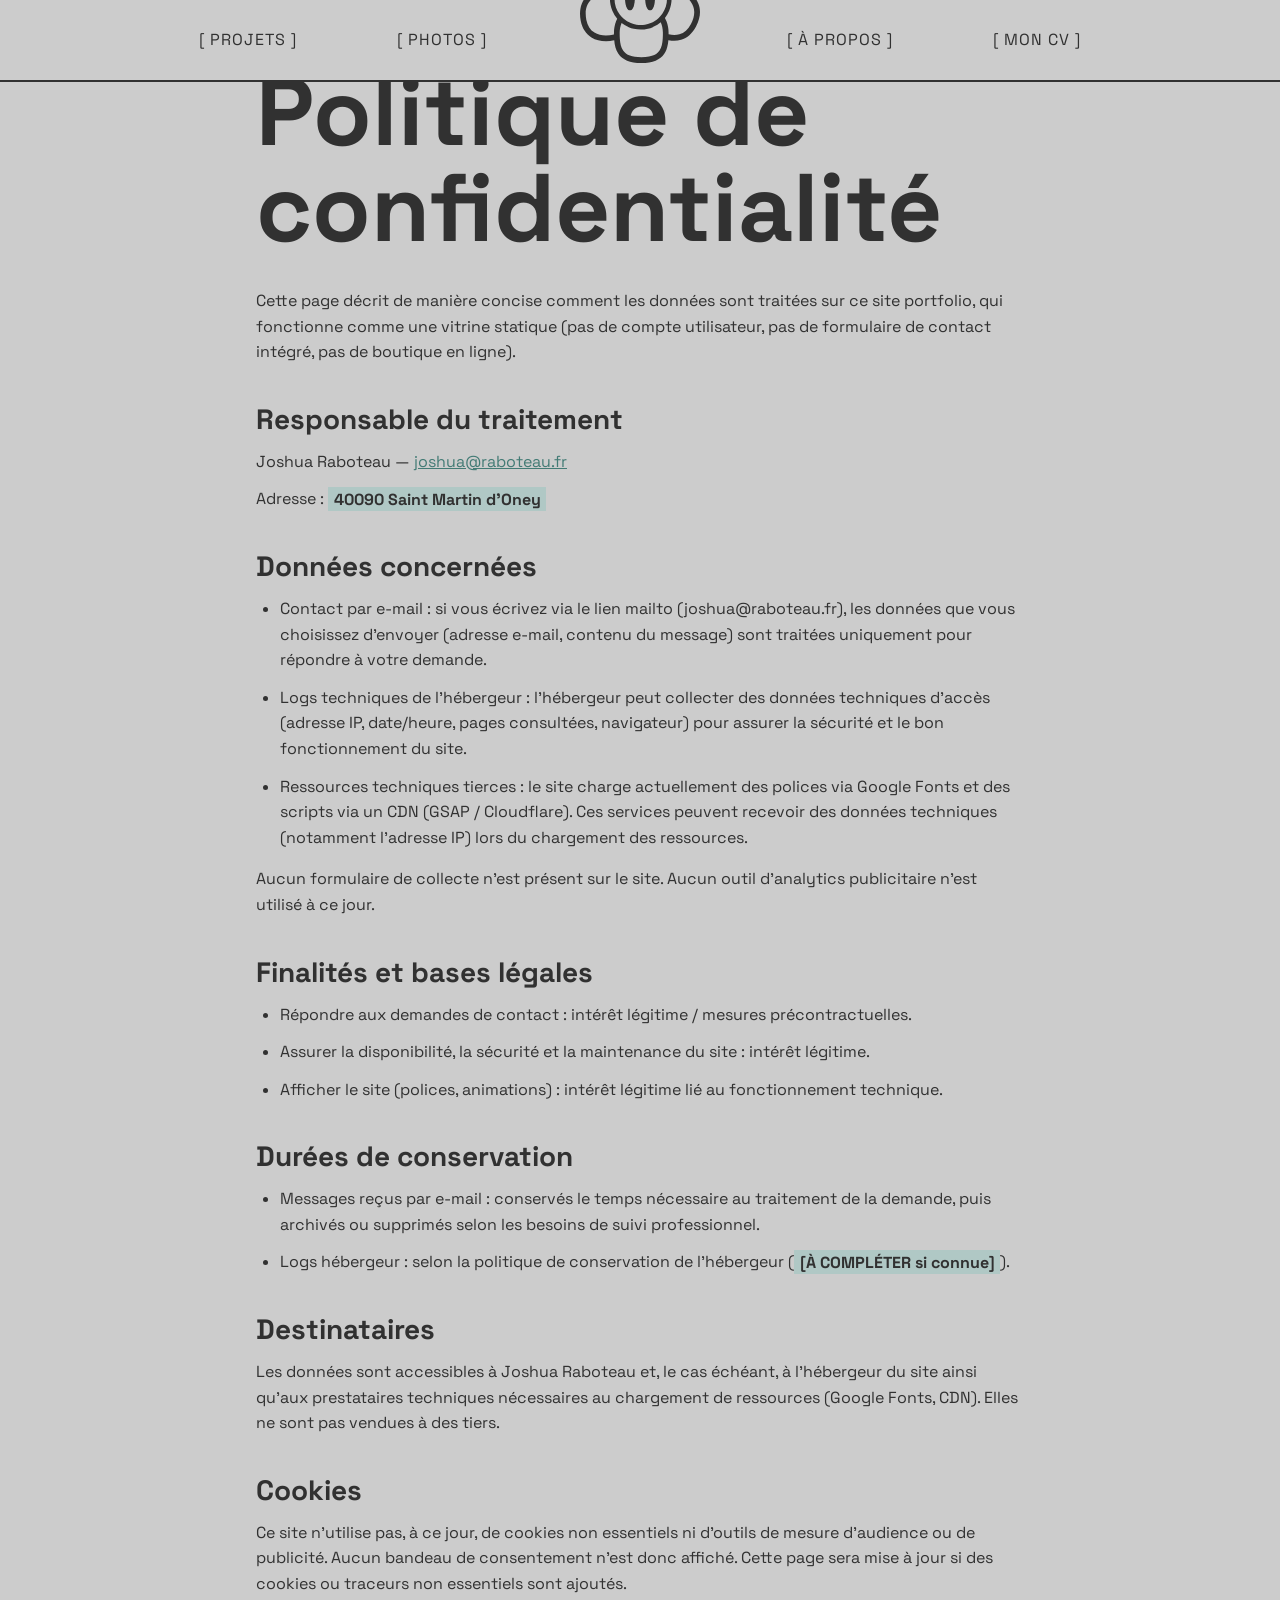
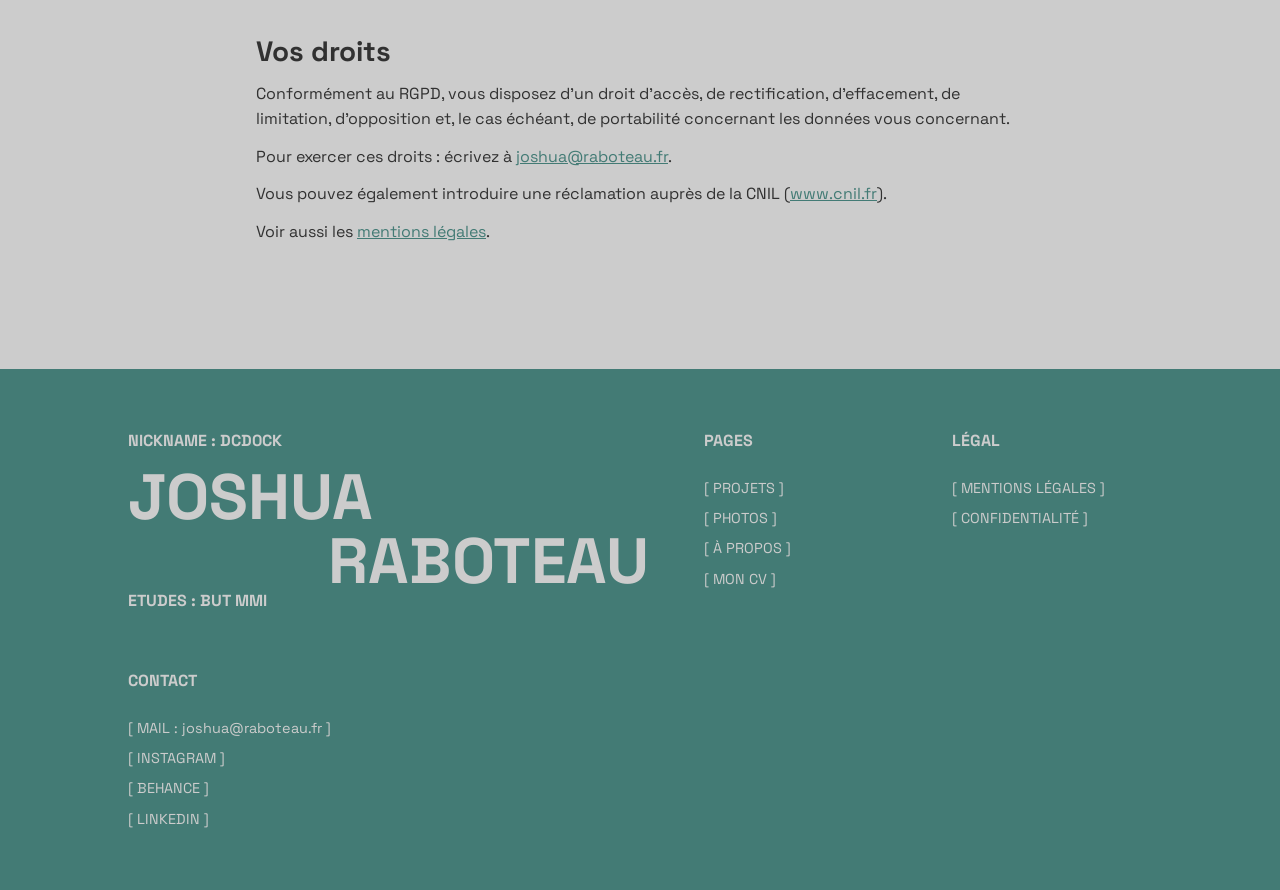
<file: pages/politique-confidentialite.html>
<!DOCTYPE html>
<html lang="fr">

<head>
    <meta charset="UTF-8">
    <meta name="viewport" content="width=device-width, initial-scale=1.0">
    <title>JOSHFOLIO - CONFIDENTIALITÉ</title>
    <link rel="icon" type="image/x-icon" href="../assets/favicon.ico">

    <!-- fichier styles -->
    <link rel="stylesheet" href="../styles/reset.css">
    <link rel="stylesheet" href="../styles/variables.css">
    <link rel="stylesheet" href="../styles/system.css">
    <link rel="stylesheet" href="../styles/nav.css">
    <link rel="stylesheet" href="../styles/legal.css">
    <link rel="stylesheet" href="../styles/footer.css">
    <link rel="stylesheet" href="../styles/mouse.css">

    <!-- fichier scripts -->
    <script src="../scripts/nav.js" defer></script>
    <script src="../scripts/mouse.js" defer></script>

</head>

<body>
    <nav>
        <div class="logo-wrapper">
            <a href="../index.html">
                <div class="logo-nav" id="flower-container">
                    <img src="../assets/logo-base.svg" id="flower-base" alt="Fleur">
                    <img src="../assets/logo-yeux.svg" id="flower-eyes" alt="Yeux de la fleur">
                </div>
            </a>
        </div>

        <ul class="nav-links">
            <li><a href="../pages/projets.html">[ PROJETS ]</a></li>
            <li><a href="../pages/photographie.html">[ PHOTOS ]</a></li>

            <li class="spacer"></li>
            <li><a href="../pages/apropos.html">[ À PROPOS ]</a></li>
            <li><a href="../pages/cv-page.html">[ MON CV ]</a></li>
        </ul>

        <div class="burger">
            <div class="line1"></div>
            <div class="line2"></div>
            <div class="line3"></div>
        </div>
    </nav>

    <main>
        <div class="container">
            <section class="legal-section">
                <h1 class="h1">Politique de confidentialité</h1>
                <p>
                    Cette page décrit de manière concise comment les données sont traitées sur ce site portfolio,
                    qui fonctionne comme une vitrine statique (pas de compte utilisateur, pas de formulaire de contact intégré, pas de boutique en ligne).
                </p>

                <h2>Responsable du traitement</h2>
                <p>
                    Joshua Raboteau —
                    <a href="mailto:joshua@raboteau.fr">joshua@raboteau.fr</a>
                </p>
                <p>
                    Adresse : <span class="legal-placeholder">40090 Saint Martin d'Oney</span>
                </p>

                <h2>Données concernées</h2>
                <ul>
                    <li>
                        <strong>Contact par e-mail :</strong> si vous écrivez via le lien mailto
                        (joshua@raboteau.fr), les données que vous choisissez d'envoyer (adresse e-mail, contenu du message)
                        sont traitées uniquement pour répondre à votre demande.
                    </li>
                    <li>
                        <strong>Logs techniques de l'hébergeur :</strong> l'hébergeur peut collecter des données
                        techniques d'accès (adresse IP, date/heure, pages consultées, navigateur) pour assurer
                        la sécurité et le bon fonctionnement du site.
                    </li>
                    <li>
                        <strong>Ressources techniques tierces :</strong> le site charge actuellement des polices via
                        Google Fonts et des scripts via un CDN (GSAP / Cloudflare). Ces services peuvent recevoir
                        des données techniques (notamment l'adresse IP) lors du chargement des ressources.
                    </li>
                </ul>
                <p>
                    Aucun formulaire de collecte n'est présent sur le site. Aucun outil d'analytics publicitaire
                    n'est utilisé à ce jour.
                </p>

                <h2>Finalités et bases légales</h2>
                <ul>
                    <li>Répondre aux demandes de contact : intérêt légitime / mesures précontractuelles.</li>
                    <li>Assurer la disponibilité, la sécurité et la maintenance du site : intérêt légitime.</li>
                    <li>Afficher le site (polices, animations) : intérêt légitime lié au fonctionnement technique.</li>
                </ul>

                <h2>Durées de conservation</h2>
                <ul>
                    <li>Messages reçus par e-mail : conservés le temps nécessaire au traitement de la demande, puis archivés ou supprimés selon les besoins de suivi professionnel.</li>
                    <li>Logs hébergeur : selon la politique de conservation de l'hébergeur
                        (<span class="legal-placeholder">[À COMPLÉTER si connue]</span>).
                    </li>
                </ul>

                <h2>Destinataires</h2>
                <p>
                    Les données sont accessibles à Joshua Raboteau et, le cas échéant, à l'hébergeur du site
                    ainsi qu'aux prestataires techniques nécessaires au chargement de ressources (Google Fonts, CDN).
                    Elles ne sont pas vendues à des tiers.
                </p>

                <h2>Cookies</h2>
                <p>
                    Ce site n'utilise pas, à ce jour, de cookies non essentiels ni d'outils de mesure d'audience
                    ou de publicité. Aucun bandeau de consentement n'est donc affiché. Cette page sera mise à jour
                    si des cookies ou traceurs non essentiels sont ajoutés.
                </p>

                <h2>Vos droits</h2>
                <p>
                    Conformément au RGPD, vous disposez d'un droit d'accès, de rectification, d'effacement,
                    de limitation, d'opposition et, le cas échéant, de portabilité concernant les données
                    vous concernant.
                </p>
                <p>
                    Pour exercer ces droits : écrivez à
                    <a href="mailto:joshua@raboteau.fr">joshua@raboteau.fr</a>.
                </p>
                <p>
                    Vous pouvez également introduire une réclamation auprès de la CNIL
                    (<a href="https://www.cnil.fr" target="_blank" rel="noopener noreferrer">www.cnil.fr</a>).
                </p>

                <p>
                    Voir aussi les
                    <a href="mentions-legales.html">mentions légales</a>.
                </p>
            </section>
        </div>
    </main>

    <footer>
        <div class="container">
            <div class="footer-section">
                <div class="infoName-footer">
                    <div class="h3-footer" id="nickname">Nickname : DCd0ck</div>
                    <span class="h1-footer" id="firstName">JOSHUA</span> <br>
                    <span class="h1-footer" id="lastName">RABOTEAU</span>
                    <div class="h3-footer" id="etude">Etudes : BUT MMI</div>
                </div>
                <div class="pages-footer">
                    <div class="h3-footer bold">PAGES</div>
                    <a href="projets.html" class="footer-link">[ PROJETS ]</a>
                    <a href="photographie.html" class="footer-link">[ PHOTOS ]</a>
                    <a href="apropos.html" class="footer-link">[ À PROPOS ]</a>
                    <a href="cv-page.html" class="footer-link">[ MON CV ]</a>
                </div>
                <div class="legal-footer">
                    <div class="h3-footer bold">LÉGAL</div>
                    <a href="mentions-legales.html" class="footer-link">[ MENTIONS LÉGALES ]</a>
                    <a href="politique-confidentialite.html" class="footer-link">[ CONFIDENTIALITÉ ]</a>
                </div>
                <div class="contact-footer">
                    <div class="h3-footer bold">CONTACT</div>
                    <a href="mailto:joshua@raboteau.fr" class="contact-link" target="_blank">[ MAIL : joshua@raboteau.fr ]</a>
                    <a href="https://www.instagram.com/dcd0ck/" class="contact-link" target="_blank">[ INSTAGRAM ]</a>
                    <a href="https://www.behance.net/dcdock" class="contact-link" target="_blank">[ BEHANCE ]</a>
                    <a href="https://www.linkedin.com/in/jraboteau/" class="contact-link" target="_blank">[ LINKEDIN ]</a>
                </div>
            </div>
        </div>
    </footer>

</body>

</html>
</file>
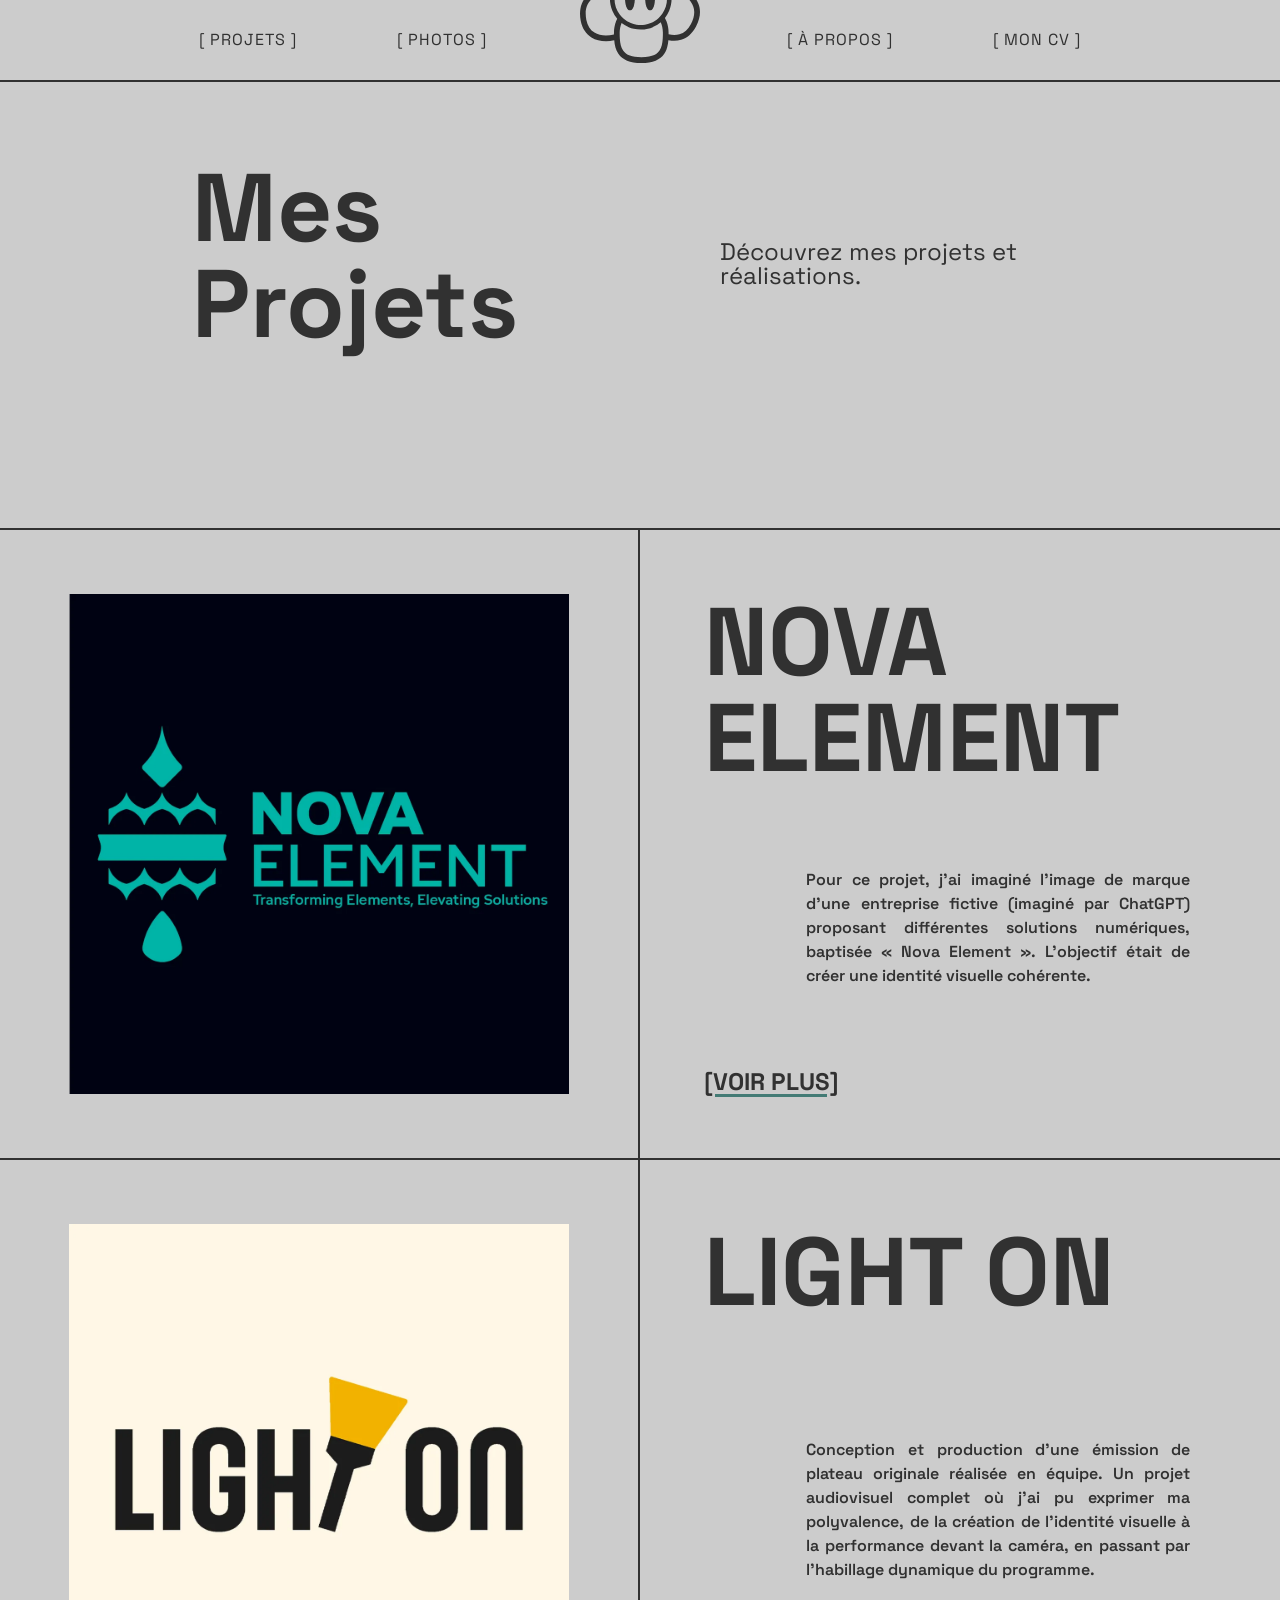
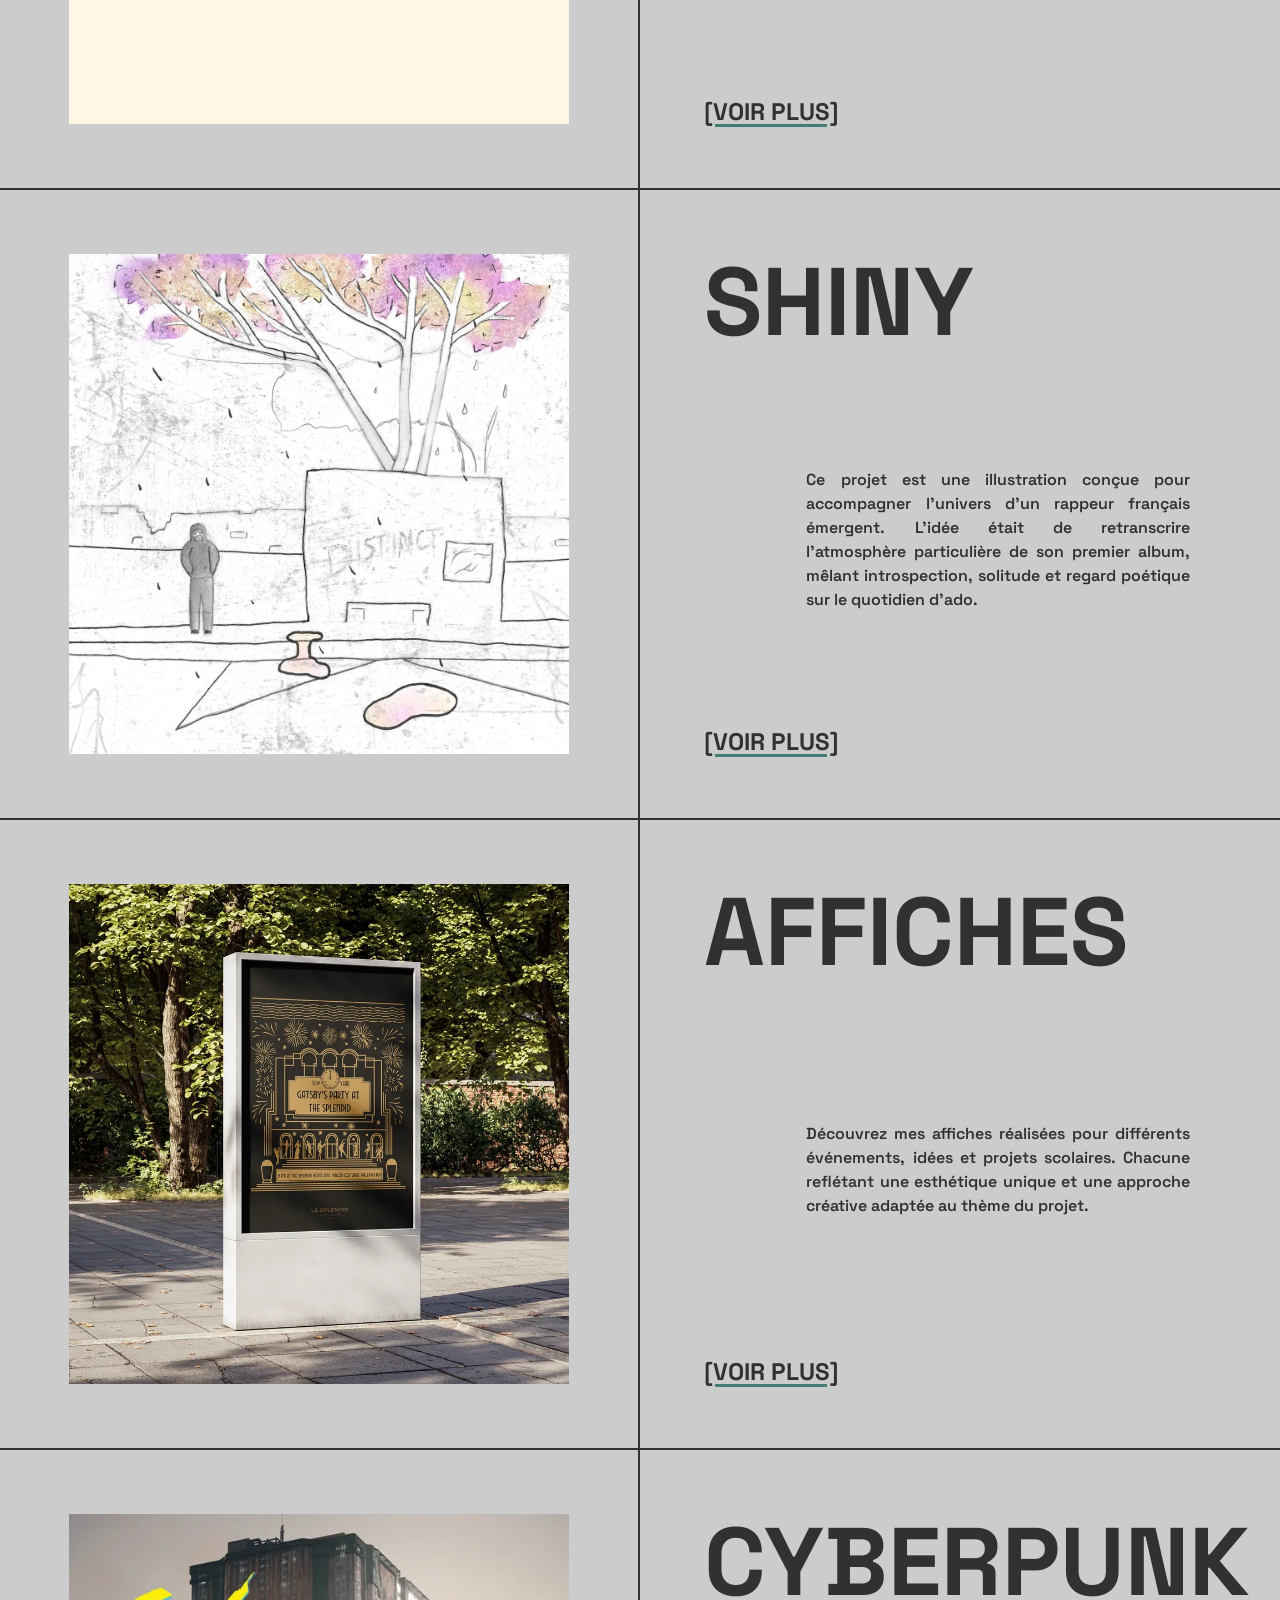
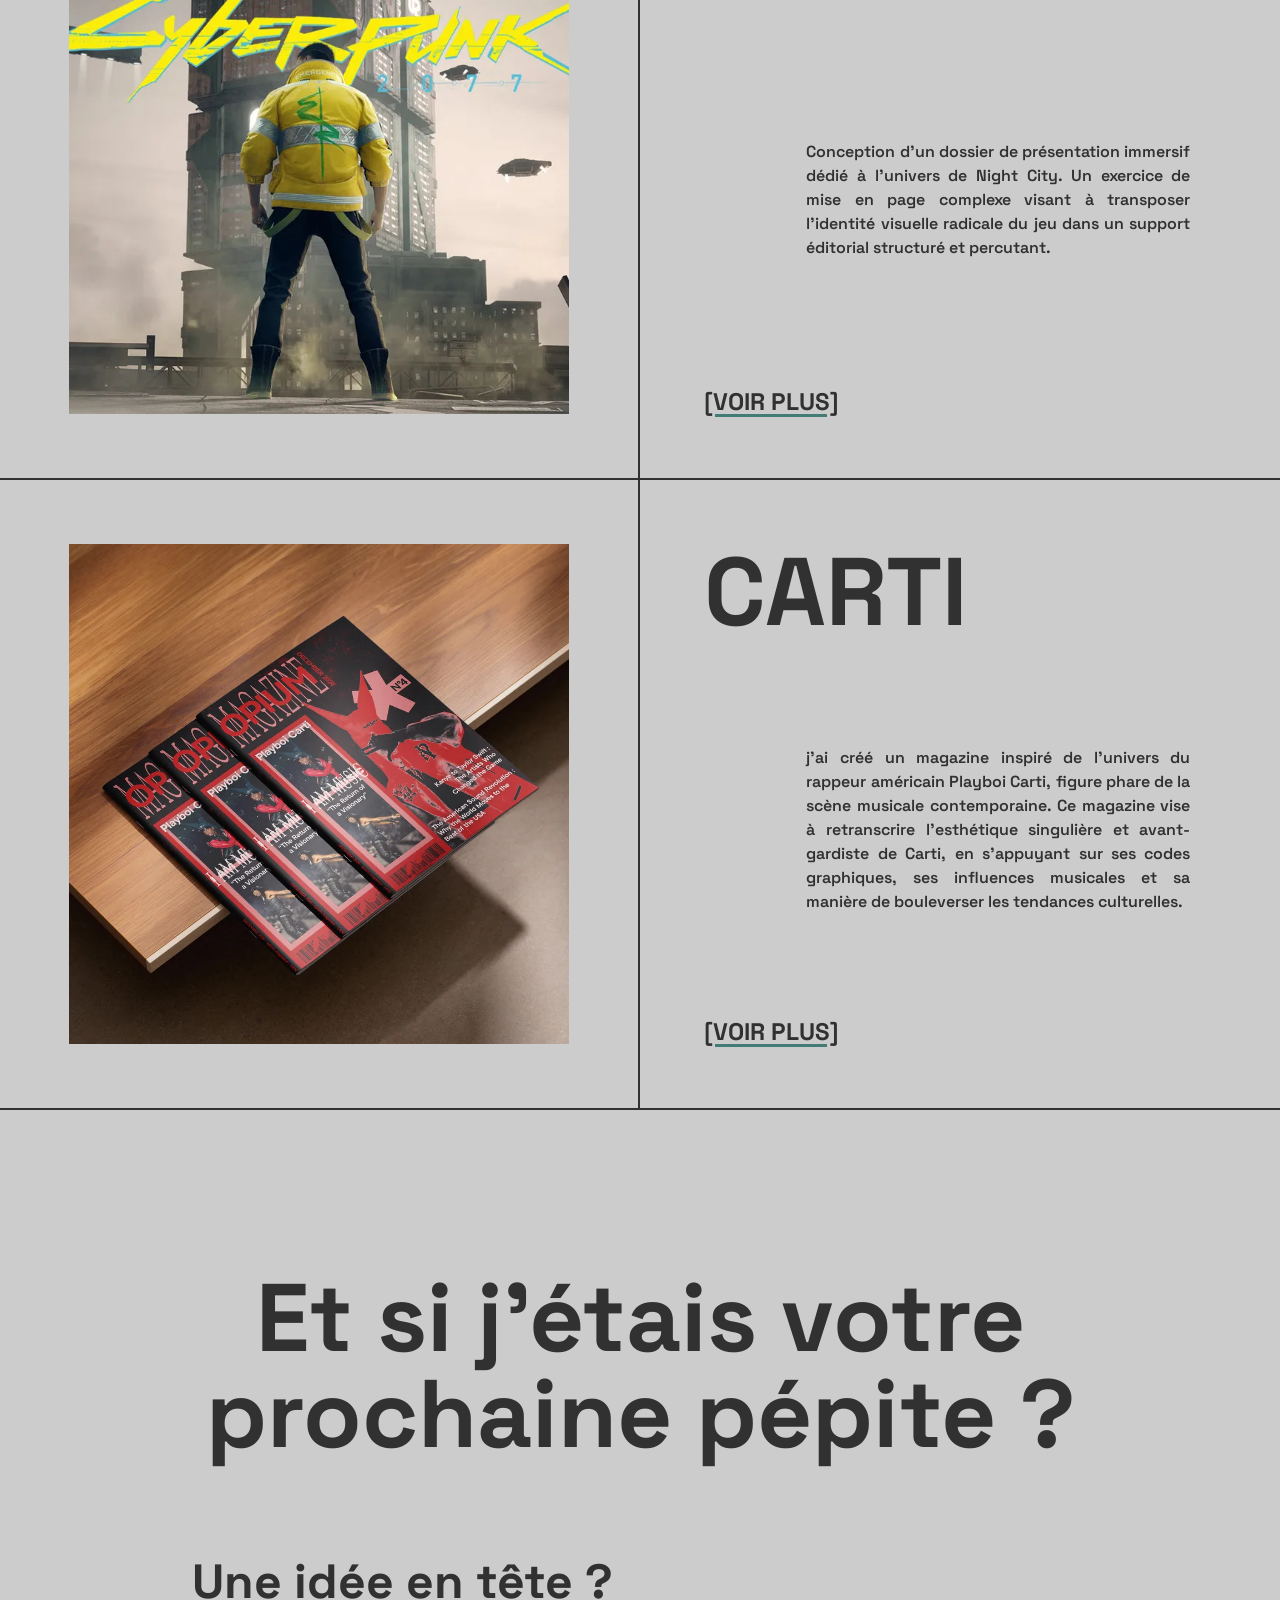
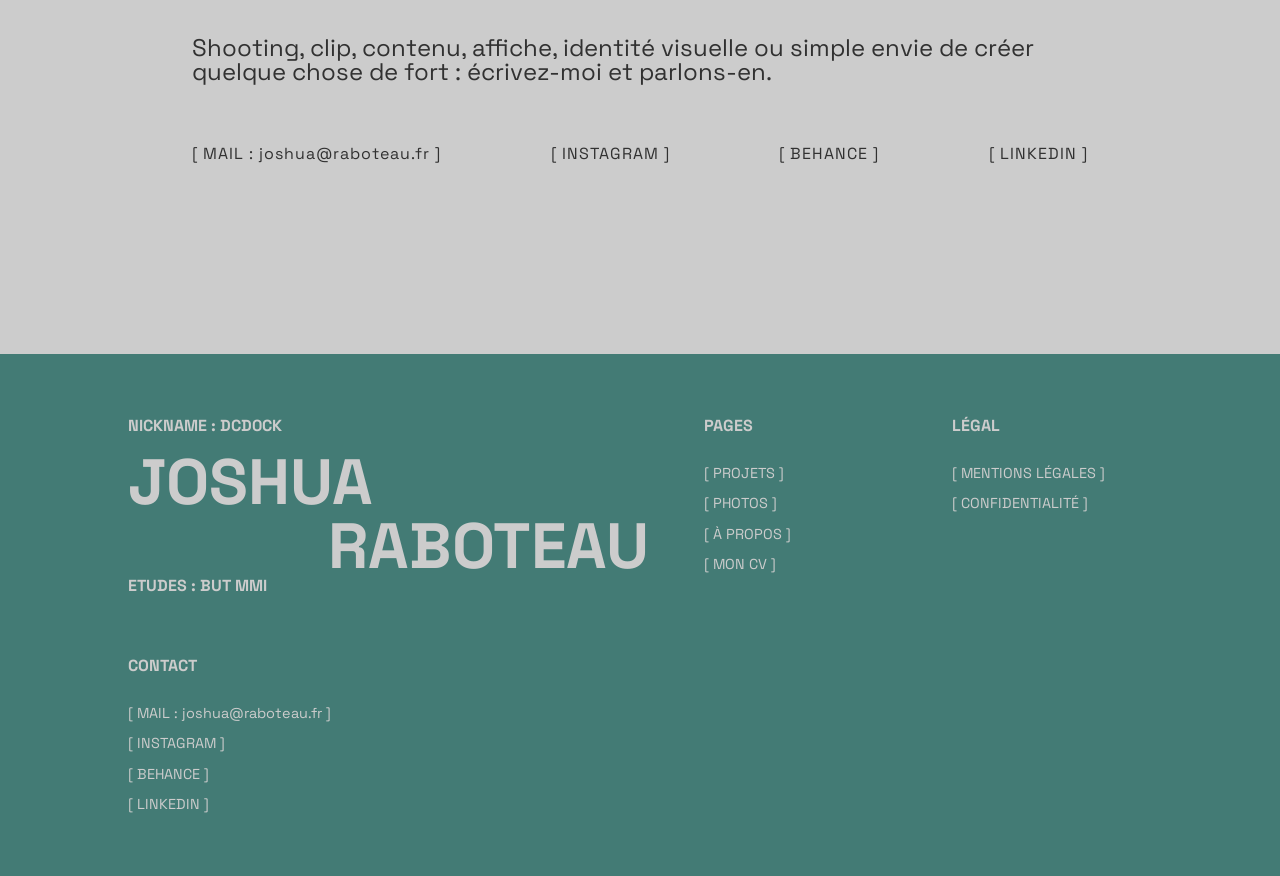
<file: pages/projets.html>
<!DOCTYPE html>
<html lang="fr">

<head>
    <meta charset="UTF-8">
    <meta name="viewport" content="width=device-width, initial-scale=1.0">
    <title>JOSHFOLIO - PROJETS</title>
    <link rel="icon" type="image/x-icon" href="../assets/favicon.ico">

    <!-- fichier styles -->
    <link rel="stylesheet" href="../styles/reset.css">
    <link rel="stylesheet" href="../styles/variables.css">
    <link rel="stylesheet" href="../styles/system.css">
    <link rel="stylesheet" href="../styles/nav.css">
    <link rel="stylesheet" href="../styles/projets.css">
    <link rel="stylesheet" href="../styles/contact.css">
    <link rel="stylesheet" href="../styles/footer.css">
    <link rel="stylesheet" href="../styles/mouse.css">

    <!-- fichier scripts -->
    <script src="../scripts/nav.js" defer></script>
    <script src="../scripts/mouse.js" defer></script>

</head>

<body>
    <nav>
        <div class="logo-wrapper">
            <a href="../index.html">
                <div class="logo-nav" id="flower-container">
                    <img src="../assets/logo-base.svg" id="flower-base" alt="Fleur">
                    <img src="../assets/logo-yeux.svg" id="flower-eyes" alt="Yeux de la fleur">
                </div>
            </a>
        </div>

        <ul class="nav-links">
            <li><a href="../pages/projets.html">[ PROJETS ]</a></li>
            <li><a href="../pages/photographie.html">[ PHOTOS ]</a></li>

            <li class="spacer"></li>
            <li><a href="../pages/apropos.html">[ À PROPOS ]</a></li>
            <li><a href="../pages/cv-page.html">[ MON CV ]</a></li>
        </ul>

        <div class="burger">
            <div class="line1"></div>
            <div class="line2"></div>
            <div class="line3"></div>
        </div>
    </nav>

    <main>
        <div class="container">
            <div class="project-section">
                <div>
                    <h1 class="h1">Mes Projets</h1> <br>
                </div>
                <div>
                    <span class="h3">Découvrez mes projets et réalisations.</span>
                </div>
            </div>
        </div>

        <section class="projects-grid">

            <article class="project-row">
                <div class="project-image-col">
                    <img src="../assets/projets/nova.webp" alt="Miniature Projet 1" class="project-img">
                </div>

                <div class="project-info-col">
                    <h2 class="project-title h2">NOVA ELEMENT</h2>

                    <div class="project-desc-wrapper">
                        <p>Pour ce projet, j’ai imaginé l’image de marque d’une entreprise fictive (imaginé par ChatGPT)
                            proposant différentes solutions numériques, baptisée « Nova Element ». L’objectif était de
                            créer une identité visuelle cohérente.</p>
                    </div>

                    <a href="../pages/project/nova-element.html" class="project-link hover-color-change">[VOIR PLUS]</a>
                </div>
            </article>

            <article class="project-row">
                <div class="project-image-col">
                    <img src="../assets/projets/showtime.webp" alt="Miniature Projet 2" class="project-img">
                </div>

                <div class="project-info-col">
                    <h2 class="project-title h2">LIGHT ON</h2>

                    <div class="project-desc-wrapper">
                        <p>Conception et production d’une émission de plateau originale réalisée en équipe. Un projet
                            audiovisuel complet où j’ai pu exprimer ma polyvalence, de la création de l’identité
                            visuelle à la performance devant la caméra, en passant par l'habillage dynamique du
                            programme.</p>
                    </div>

                    <a href="../pages/project/light-on.html" class="project-link hover-color-change">[VOIR PLUS]</a>
                </div>
            </article>

            <article class="project-row">
                <div class="project-image-col">
                    <img src="../assets/projets/shiny.webp" alt="Miniature Projet 2" class="project-img">
                </div>

                <div class="project-info-col">
                    <h2 class="project-title h2">SHINY</h2>

                    <div class="project-desc-wrapper">
                        <p>Ce projet est une illustration conçue pour accompagner l’univers d’un rappeur français
                            émergent. L’idée était de retranscrire l’atmosphère particulière de son premier album,
                            mêlant introspection, solitude et regard poétique sur le quotidien d’ado.</p>
                    </div>

                    <a href="../pages/project/Shiny.html" class="project-link hover-color-change">[VOIR PLUS]</a>
                </div>
            </article>

            <article class="project-row">
                <div class="project-image-col">
                    <img src="../assets/projets/affiches.webp" alt="Miniature Projet 2" class="project-img">
                </div>

                <div class="project-info-col">
                    <h2 class="project-title h2">AFFICHES</h2>

                    <div class="project-desc-wrapper">
                        <p>Découvrez mes affiches réalisées pour différents événements, idées et
                    projets scolaires. Chacune reflétant une esthétique unique et une approche créative adaptée au thème
                    du projet.</p>
                    </div>

                    <a href="../pages/project/affiches.html" class="project-link hover-color-change">[VOIR PLUS]</a>
                </div>
            </article>

            <article class="project-row">
                <div class="project-image-col">
                    <img src="../assets/projets/cyber.webp" alt="Miniature Projet 2" class="project-img">
                </div>

                <div class="project-info-col">
                    <h2 class="project-title h2">CYBERPUNK</h2>

                    <div class="project-desc-wrapper">
                        <p>Conception d'un dossier de présentation immersif dédié à l'univers de Night
                    City. Un exercice de mise en page complexe visant à transposer l'identité visuelle radicale du jeu
                    dans un support éditorial structuré et percutant.</p>
                    </div>

                    <a href="../pages/project/cyber.html" class="project-link hover-color-change">[VOIR PLUS]</a>
                </div>
            </article>

            <article class="project-row">
                <div class="project-image-col">
                    <img src="../assets/projets/carti.webp" alt="Miniature Projet 2" class="project-img">
                </div>

                <div class="project-info-col">
                    <h2 class="project-title h2">CARTI</h2>

                    <div class="project-desc-wrapper">
                        <p>j’ai créé un magazine inspiré de l’univers du rappeur américain Playboi Carti, figure phare
                            de la scène musicale contemporaine. Ce magazine vise à retranscrire l’esthétique singulière
                            et avant-gardiste de Carti, en s’appuyant sur ses codes graphiques, ses influences musicales
                            et sa manière de bouleverser les tendances culturelles.</p>
                    </div>

                    <a href="../pages/project/carti.html" class="project-link hover-color-change">[VOIR PLUS]</a>
                </div>
            </article>

        </section>

        <!-- contact -->
        <div>
            <div class="contact-section">
                <div class="end-propos">
                    <h1 class="h1">Et si j'étais votre prochaine pépite ?</h1> <br>
                </div>
                <h2 class="h2 contact">Une idée en tête ?</h2>
                <p class="h3">Shooting, clip, contenu, affiche, identité visuelle ou simple envie de créer quelque chose de fort : écrivez-moi et parlons-en.</p>
                <div class="logo-contact">
                    <a href="mailto:joshua@raboteau.fr" class="contact-link" target="_blank">[ MAIL : joshua@raboteau.fr
                        ]</a>
                    <a href="https://www.instagram.com/dcd0ck/" class="contact-link" target="_blank">[ INSTAGRAM ]</a>
                    <a href="https://www.behance.net/dcdock" class="contact-link" target="_blank">[ BEHANCE ]</a>
                    <a href="https://www.linkedin.com/in/jraboteau/" class="contact-link" target="_blank">[ LINKEDIN
                        ]</a>
                </div>

            </div>
        </div>
    </main>

    <footer>
        <!-- footer -->
        <div class="container">
            <div class="footer-section">
                <div class="infoName-footer">
                    <div class="h3-footer" id="nickname">Nickname : DCd0ck</div>
                    <span class="h1-footer" id="firstName">JOSHUA</span> <br>
                    <span class="h1-footer" id="lastName">RABOTEAU</span>
                    <div class="h3-footer" id="etude">Etudes : BUT MMI</div>
                </div>
                <div class="pages-footer">
                    <div class="h3-footer bold">PAGES</div>
                    <a href="../pages/projets.html" class="footer-link">[ PROJETS ]</a>
                    <a href="../pages/photographie.html" class="footer-link">[ PHOTOS ]</a>
                    <a href="../pages/apropos.html" class="footer-link">[ À PROPOS ]</a>
                    <a href="../pages/cv-page.html" class="footer-link">[ MON CV ]</a>
                </div>
                <div class="legal-footer">
                    <div class="h3-footer bold">LÉGAL</div>
                    <a href="mentions-legales.html" class="footer-link">[ MENTIONS LÉGALES ]</a>
                    <a href="politique-confidentialite.html" class="footer-link">[ CONFIDENTIALITÉ ]</a>
                </div>
                <div class="contact-footer">
                    <div class="h3-footer bold">CONTACT</div>
                    <a href="mailto:joshua@raboteau.fr" class="contact-link" target="_blank">[ MAIL : joshua@raboteau.fr
                        ]</a>
                    <a href="https://www.instagram.com/dcd0ck/" class="contact-link" target="_blank">[ INSTAGRAM ]</a>
                    <a href="https://www.behance.net/dcdock" class="contact-link" target="_blank">[ BEHANCE ]</a>
                    <a href="https://www.linkedin.com/in/jraboteau/" class="contact-link" target="_blank">[ LINKEDIN
                        ]</a>
                </div>
            </div>
        </div>
    </footer>

</body>

</html>
</file>
<file: styles/variables.css>
:root {
    --color-01 : #cccccc;
    --color-02 : #313131;
    --color-03 : #437B75;
    --color-04 : #7CBFB8;
}
</file>
<file: styles/system.css>
/* Import de la police Google Fonts */
@import url('https://fonts.googleapis.com/css2?family=Space+Grotesk:wght@400;700&display=swap');

body {
    font-family: 'Space Grotesk', -apple-system, BlinkMacSystemFont, 'Segoe UI', sans-serif;
    background-color: var(--color-01);
    color: var(--color-02);
}



/* Scrollbar personnalisée */
::-webkit-scrollbar {
    width: 0.5rem; /* 8px */
}

::-webkit-scrollbar-track {
    background: var(--color-01);
}

::-webkit-scrollbar-thumb {
    background: var(--color-02);
}

::-webkit-scrollbar-thumb:hover {
    background: var(--color-03);
}

/* Hero section */
.hero-section {
    margin-top: 6.25rem; /* 100px */
    display: flex;
    align-items: center;
    justify-content: center;
    gap: 12.5rem; /* 200px */
    padding: 6.25rem 1.25rem; /* 100px 20px */
}

.h3 {
    font-size: 1.5rem; /* 24px */
    margin-bottom: 1.875rem; /* 30px */
    margin-top: 1.875rem; /* 30px */
}

.h2 {
    font-size: 4.5rem; /* 48px */
    font-weight: 700;
}

.h1 {
    font-size: 6rem; /* 96px */
    font-weight: 700;
}

.h1-5 {
    font-size: 8rem; /* 80px */
    font-weight: 700;
}

.h4 {
    font-size: 3rem;
    font-weight: 700;
}

.p {
    font-size: 1.5rem; /* 20px */
}



#lastName {
    padding-left: 12.5rem; /* 200px */
}

#nickname {
    text-align: start;
}

#age {
    text-align: end;
}

/* Conteneur principal de la photo */
.infoPhoto {
    position: relative;
    /* On utilise une taille fluide basée sur la largeur de l'écran */
    width: clamp(250px, 30vw, 350px); 
    /* Aspect-ratio assure que le conteneur reste un carré parfait */
    aspect-ratio: 1 / 1; 
    display: flex;
    align-items: center;
    justify-content: center;
}

/* Le cercle de couleur en fond */
.photo-id {
    background: var(--color-03);
    width: 80%; /* Ajuste ce % pour laisser plus ou moins de place au texte autour */
    height: 80%;
    border-radius: 50%;
    position: absolute;
    z-index: 1;
    overflow: hidden;
}

/* L'image de profil à l'intérieur */
.pp-link {
    width: 100%;
    height: 100%;
    background-image: url('../assets/photoCV.webp');
    background-size: cover;
    background-position: center;
}

/* Le texte qui tourne (SVG) */
.circle-text-svg {
    position: absolute;
    top: 0;
    left: 0;
    width: 100%; /* Il prend toute la place du parent .infoPhoto */
    height: 100%;
    z-index: 2;
    pointer-events: none; /* Permet de cliquer à travers le texte si besoin */
}

.rotating-text {
    animation: rotateText 30s linear infinite;
    transform-origin: center;
}

@keyframes rotateText {
    from { transform: rotate(0deg); }
    to { transform: rotate(360deg); }
}

/* jojo en quelques mots */
.about-section {
    margin: 3em 20%;
    display: flex;
    flex-direction: column;
    justify-content: start;
    gap: 1.875rem; /* 30px */
    padding: 1.25rem; /* 50px 20px */
}

#mini-a-propos {
    margin-top: 0;
    margin-bottom: 0;
    text-align: end;
}

#mini-a-propos-text {
    text-align: justify;
}



.skills-section {
    display: flex;
    flex-direction: column;
    align-items: center;
    justify-content: center;
    gap: 6.25rem; /* 100px */
    padding: 1.25rem; /* 50px 20px */
}

/* --- BANDEAU ALTERNANCE DÉFILANT --- */
.banner-container {
    width: 100%;
    background-color: var(--color-03); /* Fond foncé */
    color: var(--color-02); /* Texte clair */
    overflow: hidden; /* Cache le texte qui dépasse de l'écran */
    white-space: nowrap; /* Empêche le texte de passer à la ligne */
    padding: 20px 0;
    position: relative;
    z-index: 100; /* S'assure qu'il passe au-dessus du reste */
    margin-top: 7rem; /* Pousse le bandeau sous la barre de navigation sur PC */
    /* border-bottom: 2px solid var(--box-color); Optionnel : une petite bordure */
}

.banner-text {
    display: inline-block;
    font-weight: 700;
    text-transform: uppercase;
    letter-spacing: 1px;
    font-size: 1.25rem;
    
    /* C'est ici qu'on appelle l'animation */
    /* 20s = la vitesse. Si c'est trop rapide, mets 30s. Si c'est trop lent, mets 10s. */
    animation: scroll-banner 30s linear infinite;
}

/* Pause l'animation quand on passe la souris dessus (pratique pour lire !) */
.banner-container:hover .banner-text {
    animation-play-state: paused;
}

/* --- L'ANIMATION CSS --- */
@keyframes scroll-banner {
    0% {
        transform: translateX(0); /* Point de départ */
    }
    100% {
        transform: translateX(-50%); /* Se décale vers la gauche */
    }
}


/* --- SECTION PROJETS --- */

.projects-section {
    /* Donne de l'espace autour de la section */
    padding: 1rem 1.25rem;
    margin: 0 10%;
    margin-bottom: 10rem;
    display: flex;
    justify-content: center; /* Centre le bloc sur la page */
}

.projects-content {
    display: flex;
    flex-direction: column;
    align-items: center;

}

.projects-content .h3 {
    margin-bottom: 0; /* Enlève la marge du bas pour coller au gros titre */
    font-weight: 700;
}

.projects-content .h1-5 {
    margin-bottom: 0; /* Enlève la marge du bas pour coller au gros titre */
    font-weight: 700;
    text-align: justify;
}

/* On s'assure que le lien n'a pas de style par défaut (pas souligné) */
.projects-content a {
    text-decoration: none;
    color: var(--color-02);
    transition: color 0.3s ease; /* Transition douce pour le hover */
}
.projects-content a:hover {
    color: var(--color-03); /* Change la couleur au survol */
}

/* L'image qui remplace le 'O' */
.letter-image {
    display: inline-block;
    margin: 0 0.1em; /* Un petit espace de chaque côté pour éviter que ça colle trop aux lettres */
    width: 0.70em;  /* Largeur relative à la taille du texte */
    height: 0.70em; /* Hauteur relative (pour faire un carré parfait) */
    
    /* Mets ici le chemin vers l'image que tu veux afficher ! */
    background-image: url('../assets/projets/accueil.gif'); 
    background-size: cover;
    background-position: center;
    
    /* Alignement magique pour que l'image repose sur la même ligne que les lettres */
    vertical-align: baseline;
    
    /* Petite astuce : on la descend d'un tout petit chouïa si la police a un léger décalage */
    /* transform: translateY(5%); Décommente et ajuste si l'image te parait trop haute */
}

#projet-lien {
    text-decoration: underline;
    text-decoration-color: var(--color-03);
    text-underline-offset: 4px;
    text-decoration-thickness: 4px;
}



/* --- RESPONSIVE TABLETTE & MOBILE --- */

@media (max-width: 1024px) {
    /* On réduit la taille globale des titres */
    .h1 { font-size: 4rem; }
    .h1-5 { font-size: 4.5rem; }
    .h4 { font-size: 2.2rem; }
    
    .hero-section {
        flex-direction: column-reverse; /* Photo au-dessus du nom sur tablette */
        gap: 3rem;
        padding: 3rem 1.25rem;
    }

    #lastName {
        padding-left: 0; /* On annule le décalage à droite */
        text-align: center;
    }
    
    .about-section {
        margin: 3rem 5%; /* On donne plus de place au texte */
    }
}

@media (max-width: 768px) {
    /* Mobile */
    .h1 { font-size: 3rem; }
    .h1-5 { font-size: 3.2rem; }
    .h4 { font-size: 1.8rem; }
    .p { font-size: 1.1rem; }

    .hero-section {
        margin-top: 2rem;
    }

    /* On centre les textes pour le mobile */
    .infoName {
        text-align: center;
    }

    #nickname, #age {
        text-align: center;
    }

    .projects-section {
        margin: 0 5%;
        margin-bottom: 5rem;
    }
}
</file>
<file: styles/nav.css>
/* --- BARRE DE NAVIGATION (Globale) --- */
nav {
    display: flex;
    justify-content: center; /* Centre le menu sur PC */
    align-items: center;
    padding: 2rem 3.75rem; 
    background-color: var(--color-01);
    border-bottom: 2px solid var(--color-02); 
    position: fixed;
    top: 0; 
    left: 0;
    width: 100%;
    box-sizing: border-box;
    z-index: 1000; 
}

.nav-links {
    display: flex;
    list-style: none;
    gap: 6.25rem; 
    margin: 0;
    padding: 0;
    align-items: center;
}

.nav-links a {
    text-decoration: none;
    color: var(--color-02);
    font-size: 1rem; 
    letter-spacing: 0.0625rem; 
    transition: opacity 0.3s ease;
    font-weight: 400;
}

.nav-links a:hover {
    color: var(--color-03);
}

/* Espace au centre de la nav sur PC */
.spacer {
    width: 6.25rem; 
    pointer-events: none;
}

/* --- LA FLEUR INTERACTIVE --- */
.logo-wrapper {
    position: absolute;
    left: 50%;
    transform: translateX(-50%);
    top: 0;
    z-index: 1005; /* Reste par-dessus tout */
}

#flower-container {
    position: absolute;
    height: 6.25rem;
    left: 50%; 
    transform: translateX(-50%); 
    top: -2rem; /* Décalage PC */
}

#flower-base {
    width: 120px; 
    display: block;
}

#flower-eyes {
    position: absolute;
    width: 30px; 
    top: 30px; 
    left: 50%;
    transform: translate(-50%, -50%);
    transition: transform 0.1s ease-out; 
}

/* --- BURGER MENU (Caché sur Desktop) --- */
.burger {
    display: none;
    cursor: pointer;
    z-index: 1010; /* Doit être le plus haut pour refermer le menu ! */
}

.burger div {
    width: 28px;
    height: 3px;
    background-color: var(--color-02);
    margin: 6px;
    transition: all 0.3s ease;
}

/* --- RESPONSIVE MOBILE --- */
@media (max-width: 1000px) {
    nav {
        padding: 1rem 2rem;
        justify-content: flex-end; /* Aligne le burger à droite */
    }

    .spacer {
        display: none; /* Disparaît sur mobile */
    }

    /* 1. La Fleur Fixée en haut à gauche */
    .logo-wrapper {
        position: fixed;
        top: -30px;
        left: -30px;
        width: 150px;
        transform: none; /* Annule le centrage PC */
        margin: 0;
    }

    #flower-container {
        position: relative;
        top: 0;
        left: 0;
        transform: none;
    }

    #flower-base {
        width: 150px;
        rotate: -45deg; 
    }

    #flower-eyes {
        width: 35px;
        top: 54px;
        left: 65px;
        transform: translate(-50%, -50%);
    }

    /* 2. Le Burger Fixé en haut à droite */
    .burger {
        display: block;
        position: relative;
    }

    /* 3. Le Menu Déroulant */
    .nav-links {
        position: fixed;
        top: 0;
        right: 0;
        width: 100vw;
        height: 100vh;
        background-color: var(--color-01);
        flex-direction: column;
        justify-content: center;
        align-items: center;
        gap: 3rem; 
        
        transform: translateX(100%); /* Caché par défaut à droite */
        transition: transform 0.4s ease-in-out;
        z-index: 1001; /* En dessous de la fleur et du burger */
    }

    .nav-links.nav-active {
        transform: translateX(0); /* Fait apparaître le menu */
    }

    /* Animation de la croix du burger */
    .burger.toggle .line1 { transform: rotate(-45deg) translate(-6px, 6px); }
    .burger.toggle .line2 { opacity: 0; }
    .burger.toggle .line3 { transform: rotate(45deg) translate(-6px, -6px); }
}

@keyframes fadeInLink {
    from {
        opacity: 0;
        transform: translateY(-10px);
    }
    to {
        opacity: 1;
        transform: translateY(0);
    }
}
</file>
<file: styles/apropos.css>
/* --- BASE (Ordinateur) --- */

.parcours-section {
    margin: 10em 15%;
    display: flex;
    align-items: center;
    justify-content: space-between;
    gap: 5em; /* 20em était beaucoup trop grand et cassait la mise en page */
}

.propos-section {
    margin: 8em 15%;
    display: flex;
    align-items: center;
    gap: 50px;
}

/* On regroupe le style des images pour éviter de se répéter */
.minijojo-image, .college-image {
    width: 100%;
    max-width: 300px; /* Bloque la taille à 300px max sur PC */
    height: auto;
    border-radius: 5%;
    object-fit: cover;
}

.bloc-text {
    text-align: justify;
}


/* --- RESPONSIVE TABLETTE --- */
@media (max-width: 1024px) {
    .parcours-section, .propos-section {
        margin: 8em 10%; /* On réduit les marges latérales */
    }
}


/* --- RESPONSIVE MOBILE --- */
@media (max-width: 768px) {
    .parcours-section {
        flex-direction: column; /* On empile les titres */
        margin: 4em 5%;
        gap: 2em;
        text-align: center;
    }

    .propos-section {
        flex-direction: column; /* Le texte et l'image passent l'un sous l'autre */
        margin: 7em 5%;
        gap: 2rem;
        text-align: center; /* Centre le titre */
    }

    .bloc-text {
        text-align: left; /* Le justifié sur mobile est à éviter (crée des espaces vides) */
    }
}
</file>
<file: styles/contact.css>
/* --- BASE (Ordinateur) --- */

.end-propos {
    text-align: center;
    margin-top: 10em;
    margin-bottom: 5em;
}

.contact-section {
    text-align: start;
    margin-top: 5em;
    margin-bottom: 10em;
    margin-right: 15%;
    margin-left: 15%;
}

.contact {
    font-size: 3rem;
}

.logo-contact {
    display: flex;
    justify-content: space-between;
    padding: 2rem 0;
    flex-wrap: wrap; /* Sécurité si l'écran rétrécit */
    gap: 1.5rem;
}

.logo-contact a {
    text-decoration: none;
    color: var(--color-02);
    font-size: 1rem; /* 16px */
    letter-spacing: 0.0625rem; /* 1px */
    transition: opacity 0.3s ease;
    font-weight: 400;
}

.logo-contact a:hover {
    color: var(--color-03);
}


/* --- RESPONSIVE TABLETTE --- */
@media (max-width: 1024px) {
    .contact-section {
        margin-right: 10%;
        margin-left: 10%;
    }
}


/* --- RESPONSIVE MOBILE --- */
@media (max-width: 768px) {
    .end-propos {
        margin-top: 5em;
        margin-bottom: 3em;
    }
    
    .contact-section {
        margin-right: 5%;
        margin-left: 5%;
        margin-bottom: 5em;
        text-align: center; /* On centre le tout sur mobile */
    }

    .contact {
        font-size: clamp(2rem, 8vw, 3rem); /* Rend le texte "Contactez-moi" adaptatif */
    }

    .logo-contact {
        flex-direction: column; /* On empile les liens (Instagram, Behance...) l'un sous l'autre */
        align-items: center;    /* On les centre */
        gap: 2rem;
    }
}
</file>
<file: styles/footer.css>
footer {
    background-color: var(--color-03);
    margin-top: 5rem;
}

.footer-section {
    display: flex;
    flex-wrap: wrap; /* Crucial pour le responsive */
    justify-content: space-between;
    align-items: flex-start;
    padding: 4rem 10%;
    gap: 3rem; /* Espace entre les blocs */
    color: var(--color-01);
}

.infoName-footer {
    flex: 1 1 300px; /* Prend de la place mais peut rétrécir */
}

.h1-footer {
    font-size: clamp(2.5rem, 5vw, 4rem);
    font-weight: 700;
    line-height: 1;
}

#lastName-footer { /* Ajoute cet ID dans ton HTML sur le span du nom dans le footer */
    padding-left: 0 !important; /* On force le retrait du décalage dans le footer */
}

.pages-footer, .contact-footer, .legal-footer {
    display: flex;
    flex-direction: column;
    gap: 1rem;
    min-width: 200px;
}

.h3-footer {
    font-size: 1rem;
    font-weight: 700;
    margin-bottom: 1rem;
    text-transform: uppercase;
}

.footer-link, .contact-link {
    text-decoration: none;
    color: var(--color-01);
    font-size: 0.9rem;
    transition: 0.3s opacity;
}

.footer-link:hover, .contact-link:hover {
    opacity: 0.6;
}

/* Adaptations spécifiques au footer pour mobile */
@media (max-width: 850px) {
    .footer-section {
        flex-direction: column;
        align-items: center;
        text-align: center;
    }
    
    .pages-footer, .contact-footer, .legal-footer {
        align-items: center;
    }
}
</file>
<file: styles/mouse.css>
/* ========================================================
   --- CURSEUR SOLIDE 2 COULEURS AVEC HOVER DES LIENS --- 
   ======================================================== */

body {
    cursor: none; /* Cache le curseur par défaut partout */
}

/* Style commun à tous les points */
.custom-cursor, .cursor-trail {
    position: fixed;
    top: 0;
    left: 0;
    width: 20px; 
    height: 20px;
    border-radius: 50%;
    pointer-events: none; /* TRÈS IMPORTANT : Laisse passer les clics au travers */
    transform: translate(-50%, -50%); /* Centre parfaitement sur la souris */
}

/* 1. Le curseur principal (Vert uni --color-03) */
.custom-cursor {
    background-color: var(--color-03); /* Couleur principale du cercle */
    z-index: 10000; /* Toujours au-dessus de tout */
}

/* 2. La traînée intérieure (Même couleur Vert uni --color-03) */
.trail-inner {
    background-color: var(--color-03);
    z-index: 9999; 
}

/* 3. La fin de la traînée (Deuxième couleur douce --color-04) */
.trail-outer {
    background-color: var(--color-04); /* Couleur douce pour la traînée */
    z-index: 9998; 
}

/* ========================================================
   --- COMPORTEMENT AU SURVOL D'UN LIEN (Désactive la traînée) --- 
   ======================================================== */

/* Quand la souris survole un lien (détecté par le JS) */
body.is-hovering-link .trail-inner,
body.is-hovering-link .trail-outer {
    display: none; /* Supprime instantanément la traînée */
}

/* Le curseur principal reste visible, solide et net, comme sur ta PJ. */
body.is-hovering-link .custom-cursor {
    /* Tu peux modifier sa taille si tu veux, ex: width: 30px; */
    opacity: 1; /* S'assure qu'il est bien visible */
}

/* --- LE CHANGEMENT DE COULEUR DU LIEN AU SURVOL --- */
/* Pour tous les liens et boutons cliquables */
a:hover, button:hover {
    color: var(--color-02) !important;
    cursor: none; /* Garde le curseur système caché */
}

/* ========================================================
   --- L'ANNEAU EXTÉRIEUR DU CURSEUR (HOVER) --- 
   ======================================================== */

/* On crée l'anneau, attaché au curseur principal */
.custom-cursor::after {
    content: '';
    position: absolute;
    top: 50%;
    left: 50%;
    
    /* Taille de l'anneau extérieur (à ajuster selon tes goûts) */
    width: 45px; 
    height: 45px;
    
    /* Épaisseur et couleur du trait */
    border: 6px solid var(--color-04); 
    border-radius: 50%;
    
    /* Par défaut : il est centré, réduit et invisible */
    transform: translate(-50%, -50%) scale(0.5); 
    opacity: 0; 
    
    /* Petite animation fluide quand il apparaît */
    transition: transform 0.3s ease, opacity 0.3s ease;
    box-sizing: border-box;
}

/* Quand la souris survole un lien (la classe ajoutée par le JS) */
body.is-hovering-link .custom-cursor::after {
    opacity: 1; /* Il devient visible */
    transform: translate(-50%, -50%) scale(1); /* Il prend sa taille normale */
}

/* ========================================================
   --- COMPORTEMENT SPÉCIFIQUE AU FOOTER --- 
   ======================================================== */

/* Le point central passe en couleur 02 */
body.is-hovering-footer .custom-cursor {
    background-color: var(--color-02);
    /* Optionnel : une petite transition douce pour le changement de couleur */
    transition: background-color 0.3s ease, opacity 0.3s ease; 
}

/* Bonus : Si tu survoles un LIEN qui se trouve DANS ton footer, 
   on passe aussi l'anneau extérieur en couleur 02 pour que tout soit raccord ! */
body.is-hovering-footer.is-hovering-link .custom-cursor::after {
    border-color: var(--color-02);
}

/* Optionnel : si tu veux que la première partie de la traînée change AUSSI de couleur
   quand tu es sur le footer, décommente les lignes ci-dessous : */

body.is-hovering-footer .trail-inner {
    background-color: var(--color-02);
}

/* ========================================================
   --- SÉCURITÉ MOBILE : RETOUR AU COMPORTEMENT NATIF --- 
   ======================================================== */

@media (hover: none) and (pointer: coarse), (max-width: 768px) {
    
    /* 1. On force le retour de la souris classique du système */
    body, a, button, #viewport, .fresco-item, * {
        cursor: auto !important; 
    }
    
    /* 2. Au cas où, on s'assure de cacher totalement nos points verts */
    .custom-cursor, 
    .cursor-trail, 
    .trail-inner, 
    .trail-outer, 
    .cursor-container {
        display: none !important;
    }
}
</file>
<file: styles/cv.css>
/* --- BASE (Ordinateur) --- */

.cv-section {
    margin: 10em 15%;
    display: flex;
    align-items: center;
    justify-content: space-between;
    gap: 5em; /* 20em était beaucoup trop grand, 5em est plus sûr */
}

p {
    text-align: justify;
}

.img-cv {
    display: flex;
    justify-content: center;
    margin-top: 2rem; 
    margin-bottom: 10rem; 
}

.cv-image {
    max-width: 50%; /* Parfait pour un écran d'ordinateur */
    height: auto;
    border-radius: 8px; 
    box-shadow: 0px 0px 20px var(--color-03); 
}


/* --- RESPONSIVE TABLETTE --- */
@media (max-width: 1024px) {
    .cv-section {
        margin: 8em 10%;
    }

    .cv-image {
        max-width: 70%; /* On agrandit un peu le CV pour compenser la taille de l'écran */
    }
}


/* --- RESPONSIVE MOBILE --- */
@media (max-width: 768px) {
    .cv-section {
        flex-direction: column; /* On empile le titre et le sous-titre */
        margin: 7em 5%;
        gap: 2rem;
        text-align: center; /* On centre le texte */
    }

    p {
        text-align: center; /* Annule le justifié pour ce sous-titre sur mobile */
    }

    .img-cv {
        margin-bottom: 5rem; /* Réduit le grand vide sous le CV */
    }

    .cv-image {
        max-width: 95%; /* Indispensable pour que ton CV reste lisible sur un smartphone ! */
    }
}
</file>
<file: styles/legal.css>
.legal-section {
    max-width: 48rem;
    margin: 0 auto;
    padding: 4rem 10% 2rem;
}

.legal-section h1 {
    margin-bottom: 2rem;
}

.legal-section h2 {
    margin-top: 2.5rem;
    margin-bottom: 1rem;
    font-size: clamp(1.25rem, 2.5vw, 1.75rem);
    font-weight: 700;
}

.legal-section p,
.legal-section li {
    font-size: 1rem;
    line-height: 1.6;
    margin-bottom: 0.75rem;
    color: var(--color-02);
}

.legal-section ul {
    list-style: disc;
    padding-left: 1.5rem;
    margin-bottom: 1rem;
}

.legal-section a {
    color: var(--color-03);
    text-decoration: underline;
}

.legal-section a:hover {
    opacity: 0.7;
}

.legal-placeholder {
    font-weight: 700;
    background-color: color-mix(in srgb, var(--color-04) 35%, transparent);
    padding: 0.1em 0.35em;
}
</file>
<file: styles/photographie.css>
:root {
    --bg-color: #cccccc;
    --text-color: #313131;
    --box-color: #313131;
    /* Gris foncé pour les blocs */
}

@import url('https://fonts.googleapis.com/css2?family=Space+Grotesk:wght@400;700&display=swap');


body,
html {
    margin: 0;
    padding: 0;
    width: 100vw;
    height: 100vh;
    overflow: hidden;
    background-color: var(--bg-color);
    color: var(--text-color);
    font-family: 'Space Grotesk', -apple-system, BlinkMacSystemFont, 'Segoe UI', sans-serif;
    user-select: none;
}

/* chargment */

#loading-screen {
    position: fixed;
    top: 0;
    left: 0;
    width: 100vw;
    height: 100vh;
    background-color: var(--bg-color); /* Utilise le même gris clair que ton fond */
    display: flex;
    justify-content: center;
    align-items: center;
    z-index: 9999; /* Par-dessus tout le reste */
    transition: opacity 0.5s ease; /* Pour la disparition en fondu */
}

.loader-text {
    font-size: 1.2rem;
    font-weight: 600;
    letter-spacing: 3px;
    text-transform: uppercase;
    color: var(--text-color);
    /* Petite animation de clignotement doux */
    animation: pulse 1.5s infinite;
}

@keyframes pulse {
    0% { opacity: 0.3; }
    50% { opacity: 1; }
    100% { opacity: 0.3; }
}

/* fresque */

#viewport {
    width: 100%;
    height: 100%;
    position: relative;;
    touch-action: none; 
}

#fresco {
    position: absolute;
    width: 5000px;
    height: 5000px;
    left: calc(50vw - 2500px);
    top: calc(50vh - 2500px);
    transform: scale(0.2);
    transition: transform 2.5s cubic-bezier(0.25, 1, 0.5, 1);
    transform-origin: center center;
}

/* --- TEXTE CENTRAL --- */
#intro-text {
    position: absolute;
    top: 2500px;
    left: 2500px;
    transform: translate(-50%, -50%);
    text-align: left;
    z-index: 50;
}

#intro-text h1 {
    font-size: 3.5rem;
    margin: 5px 0 15px 0;
    letter-spacing: 2px;
    font-weight: 700;
}

#intro-text p {
    margin: 2px 0;
    font-size: 0.9rem;
    font-weight: 600;
}

#intro-text .small-text {
    font-size: 0.8rem;
    font-weight: 500;
}

/* --- STYLE DES ÎLOTS --- */
.island {
    position: absolute;
}

/* 1. Base commune pour TOUS les éléments (photos et blocs) */
.fresco-item {
    position: absolute;
    box-shadow: 0 4px 15px rgba(0, 0, 0, 0.1);
    transition: transform 0.3s ease, box-shadow 0.3s ease;
}

.fresco-item:hover {
    transform: scale(1.03);
    box-shadow: 0 10px 25px rgba(0, 0, 0, 0.2);
    z-index: 10;
}

/* 2. Spécifique aux PHOTOS */
.photo-box {
    background-color: #e0e0e0;
    /* Gris très clair en attendant que l'image charge */
    background-size: cover;
    background-position: center;
}

/* 3. Spécifique aux BLOCS GRIS */
.grey-box {
    background-color: var(--box-color);
    color: white;
    /* Couleur du texte si tu en ajoutes */
    display: flex;
    /* Permet de centrer le texte facilement */
    align-items: center;
    justify-content: center;
    padding: 15px;
    box-sizing: border-box;
    text-align: center;
    font-size: 0.85rem;
}

/* --- BOUTON FLEUR RETOUR ACCUEIL --- */
#back-home-flower {
    position: fixed;
    bottom: -40px; /* Distance du bas */
    left: -40px;   /* Distance de la gauche */
    z-index: 1000; /* Toujours au-dessus de la fresque */
    display: block;
    width: 200px; /* Taille globale de la fleur (à ajuster) */
    transition: transform 0.3s ease; /* Pour l'animation au survol */
}

/* Petit effet quand on passe la souris dessus */
#back-home-flower:hover {
    transform: scale(1.1); 
}

/* Le conteneur interne */
#flower-container {
    position: relative; /* Référence pour positionner les yeux */
    width: 100%;
    height: auto;
}

#flower-base {
    width: 100%;
    display: block;
    rotate: -145deg; /* Inclinaison de la fleur */

}

/* L'image des yeux */
#flower-eyes {
    position: absolute;
    width: 40px; /* Taille des yeux (à ajuster selon ton SVG) */
    
    /* Centre les yeux par défaut. Ajuste le 'top' pour qu'ils tombent pile au bon endroit */
    top: 100px; 
    left: 40%;
    
    transform: translate(-50%, -50%); /* Règle d'or pour centrer */
    transition: transform 0.1s ease-out; /* Fluidité du mouvement */
    pointer-events: none; /* IMPORTANT : Laisse passer le clic vers le lien <a> en dessous */
}

@media screen and (max-width: 768px) {
    
    #back-home-flower {
        /* On annule le positionnement en bas */
        bottom: auto; 
        
        /* On le place en haut */
        top: -30px; /* Petite marge par rapport au haut de l'écran */
        left: -30px; /* Petite marge par rapport à la gauche */
        
        /* Optionnel : On réduit un peu sa taille sur mobile 
           pour ne pas qu'il cache trop les photos */
        width: 150px; 
    }
    #flower-base {
    rotate: -45deg; /* Inclinaison de la fleur */

}
    /* Optionnel : On ajuste la taille des yeux en conséquence */
    #flower-eyes {
        width: 35px; /* Ajuste selon ton SVG pour que ça reste proportionné */
        /* Il faudra peut-être ajuster le 'top' ici aussi 
           si tu as changé la taille globale */
        top: 54px;
        left: 65px;

    }
}
</file>
<file: styles/mouse-photo.css>
:root {
    --cursor-main: #437B75; 
    --cursor-trail: #7CBFB8; 
    --cursor-hover: #313131; 
}
/* ========================================================
   --- CURSEUR SOLIDE 2 COULEURS --- 
   ======================================================== */

/* Cache le curseur par défaut PARTOUT (même sur la fresque) */
body, #viewport, .fresco-item, a {
    cursor: none !important; 
}

.custom-cursor, .cursor-trail {
    position: fixed;
    top: 0;
    left: 0;
    width: 20px; 
    height: 20px;
    border-radius: 50%;
    pointer-events: none; 
    transform: translate(-50%, -50%); 
}

.custom-cursor {
    background-color: var(--cursor-main);
    z-index: 10000; 
    transition: transform 0.2s ease, background-color 0.2s ease;
}

.trail-inner {
    background-color: var(--cursor-main);
    z-index: 9999; 
}

.trail-outer {
    background-color: var(--cursor-trail);
    z-index: 9998; 
}

/* L'ANNEAU EXTÉRIEUR (HOVER) */
.custom-cursor::after {
    content: '';
    position: absolute;
    top: 50%;
    left: 50%;
    width: 45px; 
    height: 45px;
    border: 6px solid var(--cursor-trail); 
    border-radius: 50%;
    transform: translate(-50%, -50%) scale(0.5); 
    opacity: 0; 
    transition: transform 0.3s ease, opacity 0.3s ease;
    box-sizing: border-box;
}

/* --- COMPORTEMENT SURVOL DES LIENS & PHOTOS --- */
body.is-hovering-link .trail-inner,
body.is-hovering-link .trail-outer {
    display: none; /* Cache la traînée */
}

body.is-hovering-link .custom-cursor::after {
    opacity: 1; 
    transform: translate(-50%, -50%) scale(1); 
}

/* --- COMPORTEMENT QUAND ON ATTRAPE LA FRESQUE --- */
/* Au lieu de la main "grabbing", ton point rétrécit et change de couleur ! */
body.is-dragging-fresco .custom-cursor {
    transform: translate(-50%, -50%) scale(0.6);
    background-color: var(--cursor-hover);
}
body.is-dragging-fresco .custom-cursor::after {
    opacity: 0 !important; /* Cache l'anneau si on clique sur une photo pour glisser */
}

/* ========================================================
   --- DÉSACTIVATION DU CURSEUR CUSTOM SUR MOBILE --- 
   ======================================================== */

/* Media query qui cible les écrans tactiles ou les écrans de moins de 768px */
@media (hover: none) and (pointer: coarse), (max-width: 768px) {
    
    /* 1. On annule notre règle qui cachait le curseur de base */
    body, #viewport, .fresco-item, a {
        cursor: auto !important; 
    }
    
    /* 2. On s'assure que nos points personnalisés n'apparaissent jamais */
    .custom-cursor, .cursor-trail {
        display: none !important;
    }
}
</file>
<file: styles/projets.css>
.project-section {
    margin: 10em 15%;
    display: flex;
    align-items: center;
    justify-content: space-between;
    gap: 5em; /* 20em était beaucoup trop grand et cassait la mise en page */
}

/* ========================================================
    --- GRILLE DES PROJETS (CADRE STRICT MAQUETTE) --- 
   ======================================================== */

.projects-grid {
    width: 100%;
    margin-top: 4rem; 
    margin-bottom: 6rem;
    
    /* LE CADRE EXTÉRIEUR COMPLET (Haut, Bas) */
    /* Ajoute border-left et border-right ici si tu veux fermer la boîte sur les côtés ! */
    border-top: 2px solid var(--color-02); 
    border-bottom: 2px solid var(--color-02); 
    
    display: flex;
    flex-direction: column;
}

/* --- LIGNE D'UN PROJET --- */
.project-row {
    display: flex;
    width: 100%;
    min-height: 450px; /* Plus de hauteur pour aérer */
    border-bottom: 2px solid var(--color-02); 
}

/* Évite un double trait en bas du dernier projet */
.project-row:last-child {
    border-bottom: none;
}

/* --- COLONNE IMAGE (Gauche) --- */
.project-image-col {
    width: 50%; /* 50% EXACT pour que la ligne soit pile au milieu */
    border-right: 2px solid var(--color-02); /* LA LIGNE VERTICALE */
    display: flex;
    justify-content: center;
    align-items: center;
    padding: 4rem;
    box-sizing: border-box; /* Essentiel pour que la bordure ne casse pas les 50% */
}

.project-img {
    width: 100%;
    max-width: 500px; 
    aspect-ratio: 1 / 1; /* Force le carré parfait de ta maquette */
    object-fit: cover; 
    transition: transform 0.3s ease;
}

.project-row:hover .project-img {
    transform: scale(1.03); 
}

/* --- COLONNE INFOS (Droite) --- */
.project-info-col {
    width: 50%; /* L'autre 50% exact */
    padding: 4rem;
    display: flex;
    flex-direction: column;
    box-sizing: border-box;
}

.project-title {
    font-size: 6rem; /* 96px */
    font-weight: 700;
    margin-bottom: 0;
    text-transform: uppercase;
}

/* Le décalage exact de ton texte sur la maquette */
.project-desc-wrapper {
    flex-grow: 1; /* Remplit l'espace du milieu pour pousser le bouton en bas */
    display: flex;
    align-items: center;
    margin-left: 20%; /* C'est ce paramètre qui décale ton texte vers la droite ! */
    padding-right: 5%;
    text-align: justify;
}

.project-desc-wrapper p {
    font-size: 1rem;
    line-height: 1.5;
    font-weight: 600;
}

/* Le bouton aligné à gauche et poussé vers le bas */
.project-link {
    font-weight: 800;
    text-decoration: none;
    color: var(--color-02);
    font-size: 1.5rem;
    margin-top: auto; /* Force le bouton à se caler tout en bas */
    display: inline-block;

    text-decoration: underline;
    text-decoration-color: var(--color-03);
    text-underline-offset: 4px;
    text-decoration-thickness: 3px;
}

/* ========================================================
    --- RESPONSIVE MOBILE --- 
   ======================================================== */

@media screen and (max-width: 768px) {

    .project-title { font-size: 3rem; }

    .project-section {
        flex-direction: column; /* On empile les titres */
        margin: 5.5em 5%;
        gap: 2em;
        text-align: center;
    }

    .project-row {
        flex-direction: column; 
    }

    .project-image-col {
        width: 100%;
        border-right: none; /* On casse la ligne centrale sur mobile */
        border-bottom: 2px solid var(--color-02); /* Devient une séparation horizontale */
        padding: 2rem;
    }

    .project-info-col {
        width: 100%;
        padding: 2rem;
        min-height: 350px;
    }

    .project-desc-wrapper {
        margin-left: 0; /* On remet le texte à gauche sur mobile */
        padding-right: 0;
        margin-top: 1.5rem;
        margin-bottom: 2rem;
    }
}
</file>
